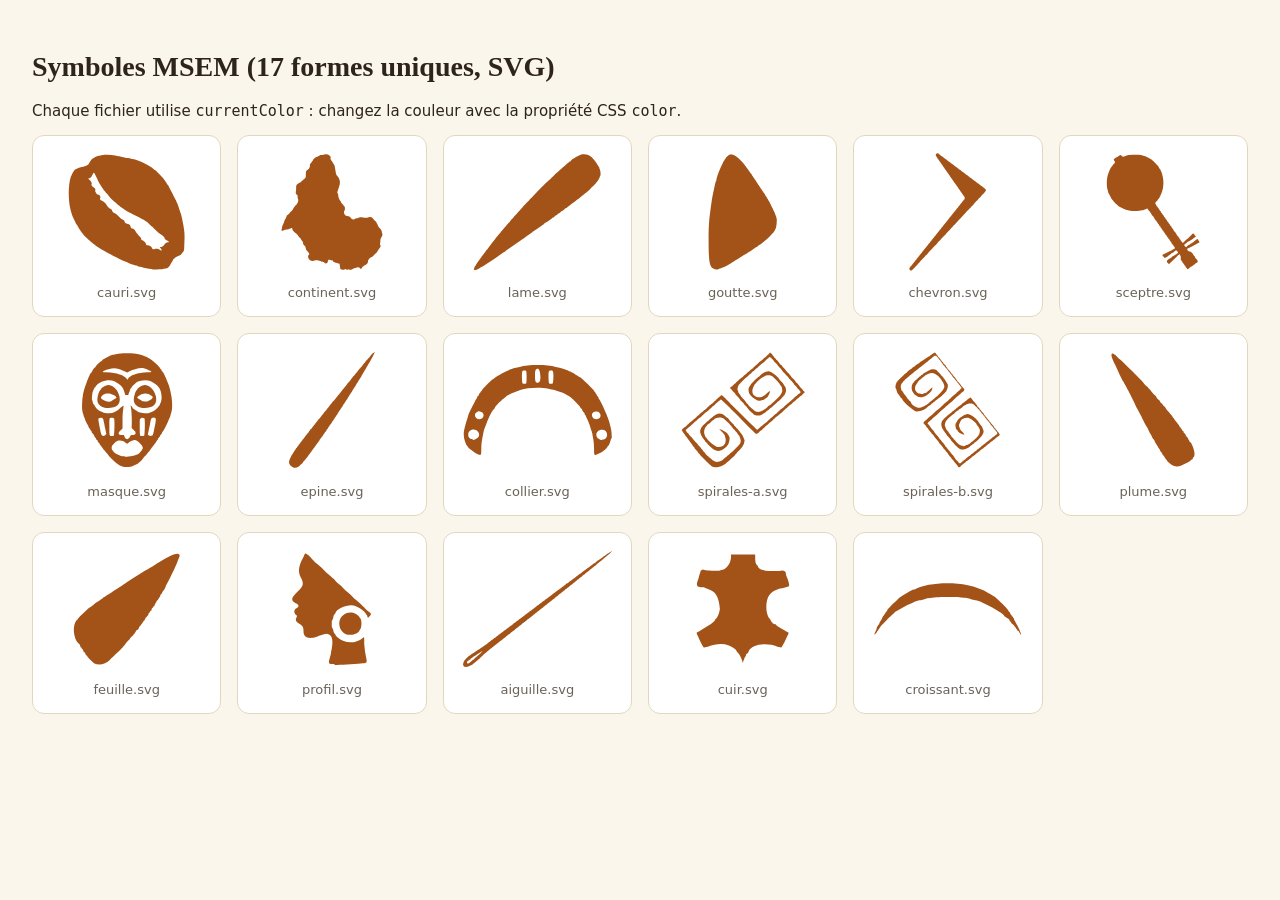
<file: msem-assets/symboles-apercu.html>
<!DOCTYPE html><html lang="fr"><meta charset="utf-8"><title>Symboles MSEM</title><style>body{margin:0;padding:2rem;background:#FBF6EC;font:15px system-ui;color:#2D241B}h1{font:600 28px Georgia,serif}.g{display:grid;grid-template-columns:repeat(auto-fill,minmax(170px,1fr));gap:1rem}figure{margin:0;background:#fff;border:1px solid #E3D6BF;border-radius:12px;padding:1rem;text-align:center}figure svg{height:120px;width:auto;max-width:100%}figcaption{margin-top:.6rem;font-size:13px;color:#6B6258}</style><h1>Symboles MSEM (17 formes uniques, SVG)</h1><p>Chaque fichier utilise <code>currentColor</code> : changez la couleur avec la propriété CSS <code>color</code>.</p><div class="g"><figure><div style="color:#A35317"><svg xmlns="http://www.w3.org/2000/svg" viewBox="0 0 282 279" width="282" height="279" role="img" aria-label="cauri"><path fill="currentColor" fill-rule="evenodd" d="M201 273C201 272 199 272 198 272C192 271 186 270 181 269C180 269 178 268 177 268C176 268 174 267 173 267C172 267 170 266 168 266C167 265 164 264 162 264C155 262 146 259 141 256C131 252 127 251 119 246C100 237 70 220 68 217C68 216 67 216 66 215C65 214 64 214 64 214C64 213 63 213 62 212C61 211 60 210 59 210C58 209 57 208 56 207C54 205 40 192 40 191C40 191 39 190 38 189C37 188 36 187 36 186C35 185 35 184 34 184C34 184 34 183 33 182C33 181 32 180 32 180C32 180 31 180 31 179C31 178 30 178 30 178C30 178 29 176 29 175C28 174 27 172 27 172C27 172 26 171 26 170C25 169 24 168 24 168C24 168 20 160 17 153C15 150 12 139 11 136C11 135 10 133 10 132C5 110 5 77 11 58C13 55 16 47 17 46C18 46 18 45 18 45C18 41 30 35 40 34C48 33 52 31 55 24C57 21 57 20 59 18C62 15 64 14 72 10C81 6 101 5 114 8C116 8 118 9 119 9C121 9 123 10 124 10C125 10 127 11 128 11C130 11 132 12 133 12C136 13 140 14 144 14C145 14 148 15 149 15C151 15 153 16 154 16C160 17 164 18 173 22C179 24 199 35 201 37C201 38 202 38 203 39C204 40 205 40 205 41C205 41 206 41 207 42C210 44 224 59 225 60C226 61 226 62 227 62C227 62 227 63 228 64C229 65 229 66 230 66C230 66 230 67 231 68C231 69 232 70 232 70C232 70 233 70 233 71C233 72 234 73 234 73C234 73 235 73 235 74C235 75 236 76 236 76C236 76 237 77 238 78C238 79 239 80 239 80C239 80 240 82 241 84C242 86 243 88 243 88C243 88 253 108 256 113C256 115 258 118 259 120C261 126 268 145 269 151C269 152 270 154 270 155C271 160 273 169 274 177C276 188 276 198 275 218C275 230 274 231 270 235C269 236 268 238 268 238C268 239 265 241 261 242C257 243 249 249 249 251C249 251 249 252 248 252C248 253 246 256 244 259C240 267 237 270 231 271C230 271 227 272 226 272C222 273 202 273 201 273ZM222 229C223 228 222 226 220 224C218 222 218 221 220 221C222 221 227 218 228 216C230 213 234 210 237 210C241 210 240 209 235 206C231 204 229 202 229 199C229 198 225 194 220 191C217 189 213 186 210 183C207 180 204 177 203 176C202 175 200 173 198 172C196 170 194 168 193 167C192 166 191 165 190 164C187 161 178 156 160 147C151 142 142 138 141 137C139 136 136 134 135 133C133 132 132 131 131 131C131 130 130 130 129 129C128 128 127 128 127 128C127 127 126 127 125 126C124 125 123 124 122 124C122 124 121 123 120 122C119 121 117 120 116 118C115 117 113 116 112 115C110 113 101 105 101 104C101 104 99 102 97 99C95 97 93 95 93 95C93 95 92 94 91 92C90 91 89 90 89 90C89 90 89 89 88 89C88 89 87 87 87 87C86 86 86 85 86 85C85 85 85 84 84 83C84 82 83 82 83 82C83 81 82 80 82 79C81 78 80 77 80 76C80 76 79 75 78 73C77 71 76 70 76 69C76 69 74 67 74 65C70 57 68 53 67 51C66 48 64 47 63 50C59 59 57 61 53 61C51 61 52 63 56 66C58 67 60 72 60 73C58 76 60 79 64 82C68 85 69 87 68 89C67 92 72 99 74 99C77 99 81 103 80 106C78 109 79 112 85 114C89 117 91 118 92 120C93 121 93 122 94 122C94 122 94 123 95 124C95 124 96 126 96 126C97 126 97 127 97 127C97 128 103 133 105 133C106 133 107 135 107 136C107 138 111 142 112 142C114 142 118 145 124 151C128 155 131 157 133 158C136 159 136 160 136 161C136 164 138 165 140 166C147 167 149 169 150 173C151 177 152 178 155 178C158 179 160 181 162 185C163 187 165 189 168 193C173 198 175 200 175 202C175 203 176 205 177 205C180 205 186 211 186 214C186 216 187 217 190 217C194 217 198 219 200 223C201 226 203 227 205 226C209 224 215 225 219 228C220 229 221 229 222 229Z"/></svg>
</div><figcaption>cauri.svg</figcaption></figure><figure><div style="color:#A35317"><svg xmlns="http://www.w3.org/2000/svg" viewBox="0 0 284 322" width="284" height="322" role="img" aria-label="continent"><path fill="currentColor" fill-rule="evenodd" d="M168 315C165 314 164 313 164 311C164 310 164 308 164 308C163 307 163 305 163 303C163 300 162 299 159 299C159 299 157 299 156 298C154 297 152 297 152 297C150 297 146 294 145 294C145 293 145 292 145 292C145 291 144 291 142 291C141 291 139 291 138 290C134 288 131 289 131 294C131 299 124 301 122 297C120 295 120 295 118 295C116 295 114 295 114 294C109 291 101 289 96 291C89 294 81 291 79 285C77 280 78 277 81 275C82 274 80 269 76 266C73 263 72 261 72 259C72 257 70 253 70 253C69 253 69 252 68 251C68 250 67 250 67 250C66 249 64 244 64 242C64 241 64 240 62 239C61 238 60 236 59 234C58 232 57 231 56 230C54 229 53 228 53 227C53 226 52 226 52 226C52 226 51 225 51 224C51 223 47 220 45 218C41 215 36 210 36 208C36 204 34 203 31 205C28 206 22 208 20 208C18 208 15 209 13 210C9 213 5 210 7 207C8 206 8 205 8 204C8 201 9 198 12 192C13 190 14 188 14 187C14 186 16 181 17 180C18 180 18 178 20 174C20 172 21 170 22 170C24 169 29 164 29 163C29 163 31 161 33 159C35 157 37 154 38 153C38 152 39 151 39 150C39 150 40 150 40 149C41 148 41 147 42 147C42 147 42 146 43 145C43 144 45 143 46 142C51 137 53 130 51 126C50 125 50 123 50 120C50 116 50 116 47 114C45 111 45 111 45 109C45 107 46 102 46 98C46 88 47 87 54 83C56 82 57 81 58 81C58 80 59 80 60 79C61 78 63 77 64 76C64 75 66 74 67 73C72 70 72 69 72 60C72 52 73 49 76 48C80 46 83 41 83 36C83 33 83 32 84 32C85 31 85 30 85 30C85 30 86 29 87 28C88 26 89 25 89 25C89 24 90 24 90 24C90 24 91 23 91 22C91 21 98 14 99 14C100 14 105 12 108 10C110 8 111 8 115 8C118 8 120 8 122 7C129 4 135 7 138 12C139 14 139 15 138 18C138 19 138 20 139 20C139 20 140 22 140 22C141 23 141 24 142 24C142 24 143 25 143 27C144 28 145 29 145 30C146 30 146 31 146 31C146 31 146 32 147 32C148 34 150 37 150 41C150 43 151 46 151 47C151 48 152 51 152 52C152 57 155 63 156 64C156 64 157 64 157 65C158 66 158 67 159 67C159 67 163 74 163 77C164 83 164 86 158 103C156 107 156 108 158 113C159 113 159 115 159 117C159 120 162 129 164 130C164 131 165 132 166 133C166 135 167 136 167 136C168 136 168 137 169 138C169 139 170 140 171 140C172 141 173 142 173 143C174 144 174 145 174 145C177 145 178 153 176 156C172 163 176 172 183 172C187 172 191 174 192 176C194 180 198 182 201 181C204 179 207 178 209 178C210 178 213 177 215 176C220 175 220 175 226 176C230 177 236 177 241 175C246 173 251 175 253 180C255 182 256 184 259 186C260 186 261 188 262 190C262 191 264 194 265 196C266 199 267 201 269 203C271 204 272 206 272 206C272 206 272 207 273 207C274 208 276 213 276 214C276 215 276 217 277 219C278 222 278 222 276 227C273 233 272 233 272 240C272 242 271 246 271 246C271 248 271 248 272 250C273 251 273 251 273 252C271 256 270 258 270 258C270 258 269 258 269 259C269 260 268 260 268 260C268 260 267 261 267 262C266 263 266 264 266 264C265 264 264 265 264 267C262 270 262 270 260 272C257 274 254 278 252 280C251 281 250 282 249 282C247 282 241 287 241 288C241 288 241 289 240 290C239 290 239 291 239 293C239 298 236 302 228 305C226 307 223 309 223 310C223 311 222 312 221 313C220 314 217 313 217 311C217 311 216 310 215 310C214 310 213 310 213 309C212 309 211 309 209 310C208 311 206 311 205 311C204 311 202 312 201 312C197 315 193 316 192 316C190 315 186 315 184 315C183 316 183 316 180 315C178 314 177 314 176 315C174 316 171 316 168 315Z"/></svg>
</div><figcaption>continent.svg</figcaption></figure><figure><div style="color:#A35317"><svg xmlns="http://www.w3.org/2000/svg" viewBox="0 0 400 368" width="400" height="368" role="img" aria-label="lame"><path fill="currentColor" fill-rule="evenodd" d="M6 362C5 360 8 352 10 349C11 349 11 348 12 347C12 345 13 344 13 344C13 344 14 344 14 343C14 342 15 342 15 342C15 342 16 341 16 340C16 339 17 338 17 338C17 338 18 338 18 337C19 336 19 335 19 335C20 335 20 334 21 333C21 332 22 332 22 332C22 331 23 331 23 330C24 329 24 328 25 328C25 328 25 327 26 326C27 325 27 324 27 324C28 324 28 323 29 322C29 321 30 321 30 320C30 320 31 320 31 319C32 318 32 317 33 317C33 317 33 316 34 315C35 314 35 313 36 313C36 313 36 312 37 311C38 310 38 309 39 309C39 309 39 308 40 307C41 306 41 305 42 305C42 305 42 304 43 303C43 302 44 301 45 300C46 300 47 299 47 298C48 297 48 296 49 296C49 296 49 295 50 294C51 293 51 292 52 292C52 292 52 291 53 290C54 289 54 288 55 288C55 288 55 287 56 286C57 285 57 284 58 284C58 284 58 283 59 282C59 281 60 280 61 280C62 279 62 278 63 277C64 276 64 275 65 274C66 274 67 273 67 272C68 271 68 270 68 270C69 270 69 269 70 268C70 267 71 266 72 265C73 264 74 263 74 263C74 263 75 261 76 260C78 259 79 257 79 257C79 257 80 256 81 254C82 253 83 252 83 252C83 252 84 250 86 249C87 248 88 246 88 246C88 246 89 244 90 243C92 242 93 240 93 240C93 240 94 238 96 236C98 235 99 233 99 233C99 233 100 231 102 230C103 229 104 227 104 227C104 227 106 225 107 223C109 221 111 219 111 219C111 219 112 217 114 216C116 214 117 212 117 212C117 212 119 210 120 208C122 206 124 204 124 204C124 204 126 202 128 199C130 197 132 195 132 195C132 195 134 192 137 190C139 188 141 185 141 185C141 185 143 182 146 180C148 178 150 175 150 175C150 175 153 172 156 168C159 165 162 162 162 162C162 162 165 158 169 154C173 151 176 147 176 147C176 147 181 142 187 136C193 129 198 124 198 124C198 123 228 94 230 92C231 91 235 87 239 84C243 80 247 76 248 75C249 74 252 72 254 69C257 66 260 64 261 63C262 62 264 60 266 58C269 56 271 54 272 53C273 52 275 51 276 50C277 48 279 47 280 46C281 45 283 44 284 43C285 41 287 40 288 39C289 38 290 37 291 36C292 36 293 35 294 34C295 33 296 32 296 32C297 32 298 31 299 30C300 29 301 28 302 28C302 28 303 27 304 26C305 25 306 25 306 24C308 22 329 10 335 8C344 5 357 7 363 13C364 13 365 14 366 15C368 16 370 18 370 19C370 19 371 21 373 22C374 24 376 25 376 26C377 27 377 28 378 28C378 28 378 29 379 30C379 31 380 31 380 32C380 32 381 32 381 33C382 34 382 35 383 35C383 35 384 36 384 38C385 39 386 40 386 40C386 41 387 42 387 43C388 44 389 45 389 46C390 46 390 47 390 47C390 48 391 49 391 51C394 55 395 67 394 71C393 72 393 74 392 75C392 77 390 82 389 82C389 83 388 84 388 85C387 86 386 87 386 88C386 88 385 88 385 89C384 90 384 91 384 91C383 91 383 92 382 93C382 94 380 95 379 97C377 98 376 100 376 100C376 101 366 110 364 112C363 113 361 115 359 117C357 118 355 120 354 121C353 122 352 123 351 124C350 124 349 125 348 126C347 127 346 128 345 129C344 129 343 130 342 131C341 132 340 133 340 133C339 133 338 134 337 135C336 136 335 137 334 137C334 137 333 138 332 139C331 140 330 141 330 141C329 141 328 142 327 143C326 144 325 144 325 144C325 145 324 145 323 146C322 147 321 148 320 148C320 148 319 149 318 150C317 151 316 151 316 151C316 152 315 152 314 153C313 154 312 154 312 155C312 155 311 155 310 156C309 157 308 157 308 157C308 158 307 158 306 159C305 160 304 160 304 160C304 161 303 161 302 162C301 163 300 163 300 164C300 164 299 164 298 165C297 166 296 166 296 166C296 167 295 167 294 168C293 169 292 169 292 170C292 170 290 171 288 172C287 173 285 174 285 174C285 175 284 175 283 176C282 177 281 177 281 178C281 178 279 179 278 180C276 181 274 182 274 182C274 183 273 183 272 184C271 185 270 185 270 186C270 186 268 187 266 188C265 189 263 190 263 190C263 191 261 192 260 193C258 194 256 195 256 195C256 196 255 196 254 197C253 198 252 198 252 199C252 199 250 200 248 201C247 202 245 203 245 204C245 204 243 205 242 206C240 207 238 208 238 209C238 209 236 210 233 212C230 214 228 215 228 215C228 216 226 217 224 218C223 219 221 220 221 220C221 221 219 222 218 223C216 224 214 225 214 226C214 226 212 227 209 229C206 231 204 232 204 232C204 233 202 234 200 235C199 236 197 237 197 238C197 238 195 239 192 241C189 243 187 244 187 244C187 245 185 246 184 247C182 248 180 249 180 250C180 250 178 251 175 253C172 255 170 256 170 256C170 257 168 258 166 259C165 260 163 261 163 262C163 262 161 263 158 265C155 267 153 268 153 268C153 269 151 270 148 272C145 274 143 275 143 276C143 276 141 277 138 279C135 281 133 282 133 282C133 283 131 284 128 286C125 288 123 289 123 290C123 290 121 291 118 293C115 295 113 296 113 296C113 297 111 298 108 300C105 302 103 303 103 304C103 304 100 306 96 308C93 310 90 312 90 313C90 313 86 315 82 318C78 321 74 323 74 324C73 324 39 347 31 352C28 353 24 356 22 357C20 358 17 359 16 360C15 360 13 361 12 361C11 362 7 362 6 362Z"/></svg>
</div><figcaption>lame.svg</figcaption></figure><figure><div style="color:#A35317"><svg xmlns="http://www.w3.org/2000/svg" viewBox="0 0 169 277" width="169" height="277" role="img" aria-label="goutte"><path fill="currentColor" fill-rule="evenodd" d="M17 269C8 265 6 252 6 202C6 174 7 157 10 136C10 134 11 130 11 128C11 126 12 123 12 121C12 119 13 116 13 114C14 108 15 102 17 92C17 91 18 89 18 88C18 86 19 84 19 83C19 82 20 80 20 78C21 75 21 73 22 70C23 68 23 66 24 65C24 61 29 47 30 45C33 38 34 35 38 27C40 23 42 19 42 20C42 20 43 19 43 18C43 17 44 17 44 17C44 17 45 16 45 15C45 14 51 8 53 7C57 5 64 6 69 10C72 11 86 25 86 26C86 26 87 27 88 28C89 29 90 30 90 31C91 32 91 33 92 33C92 33 92 34 93 35C94 36 94 37 94 37C95 37 95 38 96 39C96 40 97 40 97 40C97 41 98 41 98 42C99 43 99 44 100 44C100 44 100 45 101 46C101 47 102 47 102 48C102 48 103 48 103 49C104 50 104 51 105 51C105 51 105 52 106 53C106 54 107 55 107 55C107 55 108 55 108 56C108 57 109 57 109 58C109 58 110 58 110 59C110 60 111 61 111 61C111 61 112 61 112 62C112 63 113 64 113 64C113 64 114 64 114 65C114 66 115 66 115 66C115 66 116 67 116 68C116 69 117 70 117 70C117 70 118 70 118 71C118 72 119 73 119 73C119 72 120 73 120 74C120 75 121 76 121 76C121 76 122 76 122 77C122 78 123 78 123 79C123 79 124 79 124 80C124 81 125 82 125 82C125 82 126 82 126 83C126 84 127 84 127 85C127 85 128 85 128 86C128 87 129 88 129 88C129 88 130 88 130 89C130 90 131 91 131 91C131 90 132 91 132 92C132 93 133 94 133 94C133 94 134 94 134 95C134 96 135 96 135 96C135 96 136 98 137 99C137 100 138 102 138 102C138 102 139 102 139 103C139 104 140 104 140 104C140 105 141 105 141 107C142 108 142 109 143 109C143 110 144 111 145 113C146 115 147 116 147 116C147 117 157 136 158 139C159 142 161 147 162 149C162 150 162 152 163 153C164 156 163 169 162 173C161 177 158 183 157 184C157 184 156 184 156 185C155 186 155 187 154 187C154 187 154 188 153 189C152 190 144 199 141 201C140 202 139 203 138 203C138 203 137 204 136 205C135 206 134 207 134 207C133 207 132 208 131 209C130 210 129 210 129 211C129 211 127 212 124 214C121 216 119 217 119 218C118 218 108 225 99 231C85 240 82 241 78 244C76 245 72 248 70 249C68 250 64 253 60 255C57 257 54 259 52 260C49 262 40 266 37 267C35 268 29 270 27 271C24 272 20 271 17 269Z"/></svg>
</div><figcaption>goutte.svg</figcaption></figure><figure><div style="color:#A35317"><svg xmlns="http://www.w3.org/2000/svg" viewBox="0 0 346 524" width="346" height="524" role="img" aria-label="chevron"><path fill="currentColor" fill-rule="evenodd" d="M11 517C8 516 6 514 6 511C6 508 7 504 8 504C9 504 9 503 10 502C10 501 11 500 12 499C13 498 14 497 14 497C14 497 15 496 16 494C17 493 18 492 18 492C18 492 19 491 20 490C21 488 22 487 22 487C22 487 23 486 24 484C25 483 26 482 26 482C26 482 27 481 28 480C29 478 30 477 30 477C30 477 31 476 32 474C33 473 34 472 34 472C34 472 35 471 36 470C37 468 38 467 38 467C38 467 39 466 40 464C41 463 42 462 42 462C42 462 43 461 44 460C45 458 46 457 46 457C46 457 47 456 48 454C49 453 50 452 50 452C50 452 51 451 52 450C53 448 54 447 54 447C54 447 55 446 56 444C57 443 58 442 58 442C58 442 59 441 60 440C61 439 62 438 62 437C63 436 63 435 63 435C64 435 64 434 65 433C65 432 66 431 67 430C68 429 69 428 69 428C69 428 70 427 71 426C72 424 73 423 73 423C73 423 74 422 75 420C76 419 77 418 77 418C77 418 78 417 79 416C80 414 81 413 81 413C81 413 82 412 83 410C84 409 85 408 85 408C85 408 86 407 87 406C88 404 89 403 89 403C89 403 90 402 91 400C92 399 93 398 93 398C93 398 94 397 95 396C96 394 97 393 97 393C97 393 98 392 99 390C100 389 101 388 101 388C101 388 102 387 103 386C104 384 105 383 105 383C105 383 106 382 107 380C108 379 109 378 109 378C109 378 110 377 111 376C112 374 113 373 113 373C113 373 114 372 115 370C116 369 117 368 117 368C117 368 118 367 119 366C120 364 121 363 121 363C121 363 122 362 123 360C124 359 125 358 125 358C125 358 126 357 127 356C128 354 129 353 129 353C129 353 130 352 131 350C132 349 133 348 133 348C133 348 134 347 135 346C136 344 137 343 137 343C137 343 138 342 139 340C140 339 141 338 141 338C141 338 142 337 143 336C144 334 145 333 145 333C145 333 146 332 147 330C148 329 149 328 149 328C149 328 150 327 151 326C152 324 153 323 153 323C153 323 154 322 155 320C156 319 157 318 157 318C157 318 158 317 159 316C160 314 161 313 161 313C161 313 162 312 163 310C164 309 165 308 165 308C165 308 166 307 167 306C168 304 169 303 169 303C169 303 170 302 171 300C172 299 173 298 173 298C173 298 174 297 175 296C176 295 177 294 177 293C178 292 178 291 178 291C179 291 179 290 180 289C180 288 181 287 182 286C183 285 184 284 184 284C184 284 185 283 186 282C187 280 188 279 188 279C188 279 189 278 190 276C191 275 192 274 192 274C192 274 193 273 194 272C195 270 196 269 196 269C196 269 197 268 198 266C199 265 200 264 200 264C200 264 201 263 202 262C203 260 204 259 204 259C204 259 205 258 206 256C207 255 208 254 208 254C208 254 209 253 210 252C211 250 212 249 212 249C212 249 213 248 214 246C215 245 216 244 216 244C216 244 217 243 218 242C219 240 220 239 220 239C220 239 221 238 222 236C223 235 224 234 224 234C224 234 225 233 226 232C227 230 228 229 228 229C228 229 229 228 230 226C231 225 232 224 232 224C232 224 233 223 234 222C235 220 236 219 236 219C236 219 237 218 238 216C239 215 240 214 240 214C240 214 241 213 242 212C243 211 244 210 244 209C245 208 245 207 246 207C246 207 248 203 248 201C248 199 247 195 246 195C246 195 245 195 245 194C245 193 244 192 244 192C244 192 243 192 243 191C243 190 242 190 242 190C242 190 241 189 241 188C241 187 240 186 239 186C239 186 238 185 238 184C238 183 237 182 237 182C237 182 236 182 236 181C236 180 235 179 235 179C235 180 234 179 234 178C234 177 233 176 232 176C232 176 231 175 231 174C231 173 230 172 230 172C230 172 229 172 229 171C229 170 228 170 228 170C228 170 227 169 227 168C227 167 226 166 226 166C225 166 224 165 224 164C224 163 223 163 223 163C223 163 222 162 222 161C222 160 221 160 221 160C221 160 220 159 220 158C220 157 219 156 219 156C219 156 218 156 218 155C218 154 217 153 217 153C216 153 215 152 215 151C215 150 214 150 214 150C214 150 213 149 213 148C213 147 212 146 212 146C212 146 211 146 211 145C211 144 210 143 210 143C209 143 208 142 208 141C208 140 207 140 207 139C207 139 206 139 206 138C206 137 205 136 205 136C205 137 204 136 204 135C204 134 203 133 202 133C202 133 201 132 201 131C201 130 200 130 200 130C200 130 199 129 199 128C199 127 198 127 198 127C198 127 197 126 197 125C197 124 196 124 196 124C196 124 195 123 195 122C195 121 194 120 193 120C193 120 192 119 192 118C192 117 191 117 191 117C191 117 190 116 190 115C190 114 189 114 189 114C189 113 188 113 188 112C188 111 187 110 186 110C186 110 185 109 185 108C185 107 184 107 184 107C184 107 183 106 183 105C183 104 182 104 182 104C182 103 181 103 181 102C181 101 180 100 180 100C179 100 178 99 178 98C178 97 177 96 177 96C177 96 176 96 176 95C176 94 175 94 175 94C175 94 174 93 174 92C174 91 173 91 173 91C173 91 172 90 172 89C172 88 171 87 170 87C170 87 169 86 169 85C169 84 168 83 168 83C168 83 167 83 167 82C167 81 166 80 166 80C166 80 165 80 165 79C165 78 164 77 163 77C163 77 162 76 162 75C162 74 161 74 161 74C161 74 160 73 160 72C160 71 159 71 159 71C159 71 158 70 158 69C158 68 157 67 156 67C156 67 155 66 155 65C155 64 154 63 154 63C154 63 153 63 153 62C153 61 152 60 152 60C152 60 151 60 151 59C151 58 150 57 150 57C150 57 149 57 149 56C149 55 148 54 148 54C147 54 146 53 146 52C146 51 145 51 145 51C145 51 144 50 144 49C144 48 143 48 143 48C143 48 142 47 142 46C142 45 141 44 141 44C140 44 139 43 139 42C139 41 138 40 138 40C138 40 137 40 137 39C137 38 136 38 136 38C136 37 135 37 135 36C135 35 134 34 133 34C133 34 132 33 132 32C132 31 131 31 131 31C131 31 130 30 130 29C130 28 129 28 129 28C129 28 128 27 128 26C128 25 127 25 127 25C127 25 126 24 126 23C125 22 125 21 125 21C124 21 121 15 121 13C121 7 130 3 134 8C134 9 135 9 136 10C137 11 138 11 138 11C138 12 139 12 140 13C141 14 142 14 142 14C142 15 143 15 144 16C145 17 146 17 146 18C146 18 148 19 150 20C151 21 153 22 153 22C153 23 154 23 155 24C156 25 157 25 157 25C157 26 158 26 159 27C160 28 161 28 161 28C161 29 162 29 163 30C164 31 165 31 165 32C165 32 166 32 167 33C168 34 169 34 169 34C169 35 170 35 171 36C172 37 173 37 173 38C173 38 174 38 175 39C176 40 177 40 177 41C177 41 178 41 179 42C180 43 181 43 181 44C181 44 182 44 183 45C184 46 185 46 185 47C185 47 186 47 187 48C188 49 189 49 189 49C189 50 190 50 191 51C192 52 193 52 193 52C193 53 194 53 195 54C196 55 197 55 197 55C197 56 198 56 199 57C200 58 201 58 201 58C201 59 202 59 203 60C204 61 205 61 205 62C205 62 206 62 207 63C208 64 209 64 209 65C209 65 210 65 211 66C212 67 213 67 213 68C213 68 214 68 215 69C216 70 217 70 217 71C217 71 218 71 219 72C220 73 221 73 221 74C221 74 222 74 223 75C224 76 225 76 225 77C225 77 226 77 227 78C228 79 229 79 229 79C229 80 230 80 231 81C232 82 233 82 233 82C233 83 234 83 235 84C236 85 237 85 237 85C237 86 238 86 239 87C240 88 241 88 241 88C241 89 242 89 243 90C244 91 245 91 245 92C245 92 246 92 247 93C248 94 249 94 249 95C249 95 250 95 251 96C252 97 253 97 253 98C253 98 254 98 255 99C256 100 257 100 257 100C257 101 258 101 259 102C260 103 261 103 261 103C261 104 262 104 263 105C264 106 265 106 265 107C265 107 266 107 267 108C268 109 269 109 269 110C269 110 270 110 271 111C272 112 273 112 273 113C273 113 274 113 275 114C276 115 277 115 277 115C277 116 278 116 279 117C280 118 281 118 281 119C281 119 282 119 283 120C284 121 285 121 285 122C285 122 286 122 287 123C288 124 289 124 289 124C289 125 290 125 291 126C292 127 293 127 293 128C293 128 294 128 295 129C296 130 297 130 297 130C297 131 298 131 299 132C300 133 301 133 301 134C301 134 302 134 303 135C304 136 305 136 305 136C305 137 306 137 307 138C308 139 309 139 309 140C309 140 310 140 311 141C312 142 313 142 313 143C313 143 314 143 315 144C316 145 317 145 317 146C317 146 318 146 319 147C320 148 321 148 321 148C321 149 322 149 323 150C324 151 325 151 325 152C325 152 326 152 327 153C328 154 329 154 329 155C329 155 330 155 331 156C332 157 333 157 333 158C333 158 334 158 335 159C341 163 342 168 337 173C335 175 334 177 334 177C334 177 331 181 327 185C323 188 320 192 320 192C320 192 317 196 313 200C309 203 306 207 306 207C306 207 303 211 299 214C295 218 292 222 292 222C292 222 289 225 286 229C282 233 279 236 279 236C279 236 276 240 272 244C268 247 265 251 265 251C265 251 262 255 258 258C254 262 251 266 251 266C251 266 248 269 244 273C241 277 238 280 238 280C238 280 235 284 231 288C227 291 224 295 224 295C224 295 221 299 217 302C213 306 210 310 210 310C210 310 207 314 203 318C199 321 196 325 196 325C196 325 193 328 189 332C186 336 183 339 183 339C183 339 180 343 176 346C172 350 169 354 169 354C169 354 166 358 162 362C158 365 155 369 155 369C155 369 152 372 148 376C145 380 142 383 142 383C142 383 139 387 135 390C131 394 128 398 128 398C128 398 125 402 121 406C117 409 114 413 114 413C114 413 111 417 107 420C103 424 100 428 100 428C100 428 97 431 93 435C90 439 87 442 87 442C87 442 84 446 80 450C76 453 73 457 73 457C73 457 70 461 66 464C62 468 59 472 59 472C59 472 56 475 52 479C49 483 46 486 46 486C46 486 43 490 39 494C35 497 32 501 32 501C32 502 18 516 16 517C14 518 13 518 11 517Z"/></svg>
</div><figcaption>chevron.svg</figcaption></figure><figure><div style="color:#A35317"><svg xmlns="http://www.w3.org/2000/svg" viewBox="0 0 223 272" width="223" height="272" role="img" aria-label="sceptre"><path fill="currentColor" fill-rule="evenodd" d="M188 264C187 263 186 262 186 262C186 261 185 261 185 260C185 259 184 259 184 258C184 258 183 258 183 257C182 256 182 255 181 255C181 255 181 254 180 253C180 252 179 252 179 252C179 252 178 251 178 250C178 249 177 248 177 248C177 248 176 248 176 248C176 247 176 246 175 245C174 245 174 244 174 240C174 237 174 235 173 235C173 235 172 234 172 233C171 231 171 232 166 236C164 239 161 241 160 242C159 243 156 246 153 249C147 255 147 255 146 253C145 252 144 251 144 251C141 247 142 246 148 242C150 241 152 239 153 239C153 238 156 236 160 234C169 228 168 228 167 226C165 222 161 223 158 227C158 227 156 228 154 229C153 230 151 231 151 232C151 232 149 233 148 234C146 235 144 236 144 237C142 239 137 241 136 239C136 238 135 237 134 237C134 237 132 234 133 233C133 233 137 231 143 228C153 223 160 219 161 218C161 218 160 215 159 214C159 214 158 214 158 213C157 212 157 211 156 211C156 211 156 210 155 209C155 208 154 208 154 208C154 208 153 207 153 206C153 205 152 204 152 204C152 204 151 204 151 203C151 202 150 202 150 202C150 202 149 201 149 200C149 199 148 198 147 198C147 198 146 197 146 196C146 195 145 194 145 194C145 194 144 194 144 193C144 192 143 192 143 192C143 192 142 191 142 190C142 189 141 188 140 188C140 188 139 187 139 186C139 185 138 184 138 184C138 184 137 184 137 183C137 182 136 182 136 182C136 182 135 181 135 180C135 179 134 178 133 178C133 178 132 177 132 176C132 175 131 174 131 174C131 174 130 174 130 173C130 172 129 172 129 172C129 172 128 171 128 170C128 169 127 168 126 168C126 168 125 167 125 166C125 165 124 164 124 164C124 164 123 164 123 163C123 162 122 162 122 162C122 162 121 161 121 160C121 159 120 158 120 158C120 158 119 158 119 157C119 156 118 155 117 155C117 155 116 154 116 153C116 152 115 152 115 152C115 152 114 151 114 150C114 149 113 148 113 148C113 148 112 148 112 147C112 146 111 145 110 145C110 145 109 144 109 143C109 142 108 142 108 142C108 142 107 141 107 140C107 139 106 138 106 138C106 138 105 138 105 137C104 136 104 135 104 135C103 135 103 134 102 133C101 132 101 132 99 129C98 128 98 128 96 129C90 131 89 132 87 132C76 135 59 134 50 131C49 130 47 130 46 129C42 128 32 122 31 121C31 120 30 120 29 119C26 117 22 112 21 111C20 110 20 109 19 109C19 109 19 108 18 107C18 106 17 106 17 106C17 106 16 105 16 104C16 103 15 102 15 102C15 102 13 98 10 93C10 92 9 90 9 89C9 88 8 86 8 85C6 79 6 66 7 60C7 59 8 56 8 55C9 50 14 37 16 35C17 35 17 34 17 33C17 33 18 33 18 33C18 33 19 32 19 31C19 31 20 29 22 27C24 26 25 24 25 24C25 23 24 20 23 19C21 18 22 16 25 14C27 13 28 12 29 12C35 7 38 5 39 8C40 8 40 9 41 9C41 9 41 10 42 10C42 11 42 11 43 11C43 11 46 10 49 9C52 8 55 7 57 7C60 6 81 6 84 7C88 8 95 10 98 12C101 13 108 17 108 17C108 18 109 18 110 19C113 21 120 29 121 30C122 31 122 32 123 32C123 32 123 33 124 34C124 35 125 36 125 36C125 36 126 38 128 40C131 48 132 49 132 51C132 52 133 54 133 55C136 67 135 83 130 94C129 95 129 97 128 98C128 100 127 101 127 101C127 100 126 102 126 103C125 104 124 106 124 106C124 106 123 106 123 107C123 107 122 108 121 110C120 111 119 112 119 112C119 112 118 113 117 114C116 116 116 117 117 118C118 119 118 120 118 120C118 120 118 121 119 121C119 121 120 123 120 123C121 124 121 125 122 125C122 125 122 126 123 127C123 128 124 128 124 128C124 128 125 129 125 130C125 131 126 132 126 132C126 132 127 132 127 133C127 134 128 134 128 134C128 134 129 135 129 136C129 137 130 138 130 138C131 138 132 139 132 140C132 141 133 142 133 142C133 142 134 142 134 143C134 144 135 144 135 144C135 144 136 145 136 146C136 147 137 148 137 148C138 148 139 149 139 150C139 151 140 152 140 152C140 152 141 152 141 153C141 154 142 154 142 154C142 154 143 155 143 156C143 157 144 158 144 158C145 158 146 159 146 160C146 161 147 162 147 162C147 162 148 162 148 163C148 164 149 164 149 164C149 164 150 165 150 166C150 167 151 168 152 168C152 168 153 169 153 170C153 171 154 172 154 172C154 172 155 172 155 173C155 174 156 174 156 174C156 174 157 175 157 176C157 177 158 178 158 178C158 178 159 178 159 179C159 180 160 181 160 181C161 181 162 182 162 183C162 184 163 184 163 184C163 184 164 185 164 186C164 187 165 188 165 188C165 188 166 188 166 189C166 190 167 191 167 191C168 191 169 192 169 193C169 194 170 194 170 194C170 194 171 195 171 196C171 197 172 198 172 198C172 198 173 198 173 199C174 200 174 201 174 201C175 201 175 202 176 203C177 204 178 206 179 206C179 206 182 203 185 200C189 197 192 194 193 193C194 192 196 190 198 188C202 184 203 184 204 186C205 187 205 188 205 188C206 188 208 191 208 192C208 192 205 194 201 197C198 199 194 201 194 202C193 202 190 204 187 206C181 210 181 210 183 213C185 216 187 216 189 213C189 213 191 212 192 211C194 210 196 209 196 208C196 208 198 207 200 206C201 205 203 204 203 204C203 203 205 202 206 201C208 200 210 199 210 198C211 197 213 197 213 199C214 200 215 201 215 202C216 203 217 205 216 205C216 205 208 209 196 216C187 220 188 220 189 221C189 224 193 226 196 226C197 226 198 227 198 227C199 228 200 229 201 230C201 231 202 232 202 232C202 233 203 234 203 234C203 234 204 234 204 235C204 236 205 236 205 236C205 236 206 237 206 238C206 239 207 240 207 240C207 240 208 240 208 241C208 242 209 243 210 243C213 247 214 249 210 251C209 252 208 253 207 253C207 254 205 255 202 257C199 259 197 260 197 260C196 261 190 266 189 266C189 266 188 265 188 264Z"/></svg>
</div><figcaption>sceptre.svg</figcaption></figure><figure><div style="color:#A35317"><svg xmlns="http://www.w3.org/2000/svg" viewBox="0 0 190 237" width="190" height="237" role="img" aria-label="masque"><path fill="currentColor" fill-rule="evenodd" d="M88 231C88 230 87 230 86 230C85 230 78 227 75 224C72 223 59 210 59 209C59 209 58 208 57 206C56 205 55 204 55 204C55 204 54 203 53 202C52 200 51 199 51 199C51 199 50 198 49 197C48 196 47 195 47 194C46 193 46 192 45 192C45 192 45 191 44 190C43 189 43 188 42 188C42 188 42 187 41 186C41 185 40 184 40 184C40 184 39 184 39 183C39 182 38 182 38 182C38 182 37 181 37 180C37 179 36 178 35 178C35 178 34 177 34 176C34 175 33 174 33 174C33 174 32 174 32 173C32 172 31 172 31 172C31 172 30 170 30 169C29 168 28 166 28 166C28 166 27 166 27 165C27 164 26 164 26 164C26 164 25 163 25 161C24 160 24 159 23 159C23 158 22 156 20 154C19 152 18 150 18 149C17 149 15 144 12 138C12 136 10 133 10 132C9 131 9 130 9 129C9 129 9 127 8 126C7 122 6 119 6 110C6 93 9 78 15 64C16 62 16 60 17 59C18 56 22 47 23 46C24 46 24 45 25 44C25 42 26 42 26 42C26 42 27 41 27 40C27 39 28 38 28 38C28 38 29 38 29 37C29 37 30 35 32 34C33 33 34 31 34 31C34 30 38 27 40 25C41 24 42 23 42 23C43 23 44 22 45 21C46 20 47 19 47 19C49 18 62 11 65 10C70 9 75 8 81 7C86 6 105 6 109 7C118 8 122 9 131 13C135 14 144 20 146 22C147 22 148 23 149 24C151 26 157 31 157 32C157 32 158 33 159 34C160 36 161 37 161 37C161 38 162 38 162 38C162 38 163 39 163 40C163 41 164 42 164 42C164 42 165 42 165 42C165 43 165 44 166 44C167 45 173 58 174 61C176 66 179 73 179 75C179 76 180 78 180 79C180 80 181 82 181 84C181 85 182 87 182 89C184 96 185 117 183 120C183 121 183 123 182 124C181 128 180 133 178 136C176 142 170 154 170 154C170 154 169 155 168 157C167 159 166 160 166 160C166 160 165 162 164 163C164 164 163 166 163 166C163 166 162 166 162 167C162 168 161 168 161 168C161 168 160 169 160 170C160 171 159 172 159 172C159 172 158 172 158 173C158 174 157 174 157 174C157 174 156 175 156 176C156 177 155 178 155 178C155 178 154 178 154 179C154 180 153 180 153 180C153 180 152 181 152 182C151 183 151 184 151 184C150 184 150 185 149 186C148 187 148 188 148 188C147 188 147 189 146 190C145 191 145 192 144 192C144 192 144 193 143 194C142 195 142 196 142 196C141 196 141 197 140 198C140 199 139 200 138 201C137 202 136 203 136 203C136 203 135 204 134 206C133 207 132 208 132 208C132 208 130 210 128 212C127 214 125 216 125 216C125 217 122 220 120 221C119 222 118 222 118 223C117 224 107 229 104 230C101 231 89 231 88 231ZM102 210C107 209 109 209 111 208C112 207 113 207 114 207C117 207 126 197 126 193C126 192 124 187 122 186C117 180 113 178 110 178C104 179 100 181 97 184C96 185 94 185 92 183C87 178 78 177 73 181C71 182 67 187 67 187C67 188 66 188 66 188C66 188 65 189 65 190C64 192 65 198 66 198C66 198 67 198 67 199C68 203 81 210 88 210C89 210 91 210 91 211C92 211 96 211 102 210ZM99 174C100 173 101 171 101 171C101 169 103 168 105 168C108 168 111 167 112 165C112 164 111 160 110 160C110 160 109 160 109 159C109 158 107 157 106 156C104 154 104 154 104 152C105 145 104 116 102 111C102 109 102 109 104 111C106 114 107 116 109 117C110 118 111 118 111 118C111 119 112 119 114 120C116 122 118 123 124 124C126 125 135 125 137 125C138 124 140 124 142 123C146 122 154 116 156 113C157 112 157 111 158 111C158 111 160 107 162 102C165 94 162 79 158 74C157 74 157 73 157 73C157 71 147 64 141 61C132 58 117 60 112 65C112 65 111 66 110 67C108 69 105 71 105 72C105 73 104 74 104 74C104 74 103 74 103 75C103 76 102 76 102 76C102 76 101 77 101 79C100 80 100 81 100 82C99 83 99 85 98 86C98 89 98 89 94 89C91 89 91 89 91 88C91 85 87 76 86 74C85 74 85 73 85 73C85 71 75 64 69 61C56 57 38 63 33 72C32 73 32 74 31 74C31 74 29 78 27 83C26 87 25 96 26 99C27 100 27 102 27 103C28 106 30 109 30 108C30 108 31 109 31 110C31 111 32 112 32 112C32 112 33 112 33 113C33 115 41 121 45 122C51 125 53 125 59 125C68 125 75 121 83 113C88 109 88 109 88 112C87 120 86 125 86 139L86 155L83 158C76 164 77 168 85 168C88 168 89 168 89 169C91 176 95 178 99 174ZM51 169C53 168 54 166 54 165C54 164 53 163 53 161C53 160 52 158 52 156C52 155 51 153 51 152C51 150 50 148 50 146C49 141 48 139 48 137C48 134 42 133 39 135C38 137 38 137 40 148C40 150 41 152 41 153C41 155 42 157 42 158C42 160 43 162 43 163C44 169 47 171 51 169ZM69 169C70 167 71 136 69 135C68 134 65 133 63 134C60 135 60 134 60 151C60 170 60 170 65 170C67 170 68 170 69 169ZM129 169C130 167 131 136 129 135C127 133 123 133 121 136C120 137 120 137 120 152C120 170 120 170 125 170C127 170 128 170 129 169ZM144 169C145 169 146 168 146 167C146 166 147 165 147 164C147 163 148 161 148 159C148 158 149 156 149 154C149 153 150 151 150 149C150 148 151 146 151 144C152 138 152 137 151 135C148 132 143 134 142 138C142 139 141 141 141 142C141 144 140 146 140 148C140 149 139 151 139 153C139 154 138 156 138 157C138 159 137 161 137 162C137 164 136 165 136 166C135 168 141 171 144 169ZM45 112C37 108 35 101 37 92C37 91 38 89 38 88C38 86 41 80 42 79C43 79 43 78 43 78C43 75 53 69 58 69C75 69 88 99 76 109C70 115 53 116 45 112ZM117 112C109 108 107 101 109 92C109 91 110 89 110 88C110 86 113 80 114 79C115 79 115 78 115 78C115 75 125 69 130 69C147 69 160 99 148 109C142 115 125 116 117 112ZM61 102C62 101 63 101 64 101C66 100 74 95 74 94C74 91 64 86 58 86C52 86 49 87 45 91C43 94 43 94 44 96C48 100 57 103 61 102ZM136 101C144 98 148 94 144 91C143 90 142 90 142 90C139 86 130 85 125 87C121 88 115 93 115 94C115 95 123 100 125 101C126 101 127 101 128 101C130 102 133 102 136 101ZM97 57C100 50 115 45 136 44C140 44 143 44 143 43C143 42 137 39 128 36C121 34 107 38 98 43C95 45 95 45 92 43C82 37 69 34 62 37C53 39 47 42 47 43C47 44 49 44 54 44C75 45 90 50 94 57C95 59 96 59 97 57Z"/></svg>
</div><figcaption>masque.svg</figcaption></figure><figure><div style="color:#A35317"><svg xmlns="http://www.w3.org/2000/svg" viewBox="0 0 263 351" width="263" height="351" role="img" aria-label="epine"><path fill="currentColor" fill-rule="evenodd" d="M17 343C7 338 4 331 7 322C9 318 13 308 14 307C15 307 15 306 16 305C16 303 17 302 17 302C17 302 18 302 18 301C18 300 19 300 19 300C19 300 20 299 20 298C20 297 21 296 21 296C21 296 22 296 22 295C22 294 23 294 23 294C23 294 24 293 24 292C24 291 25 290 25 290C25 290 26 290 26 289C27 288 27 287 27 287C28 287 28 286 29 285C29 284 30 284 30 284C30 283 31 283 31 282C32 281 32 280 33 280C33 280 33 279 34 278C35 277 35 276 36 276C36 276 36 275 37 274C38 273 38 272 38 272C39 272 39 271 40 270C41 269 41 268 42 268C42 268 42 267 43 266C44 265 44 264 45 264C45 264 45 263 46 262C46 261 47 260 48 260C49 259 50 258 50 257C51 256 51 255 52 255C52 255 52 254 53 253C53 252 54 251 55 250C56 250 57 249 57 248C58 247 58 246 59 246C59 246 59 245 60 244C60 243 61 242 62 242C63 241 64 240 64 239C65 238 65 237 65 237C66 237 66 236 67 235C67 234 68 233 69 232C70 231 71 230 71 230C71 230 72 229 73 228C74 226 75 225 75 225C75 225 76 224 77 222C78 221 79 220 79 220C79 220 80 219 81 218C82 216 83 215 83 215C83 215 84 214 85 212C86 211 87 210 87 210C87 210 88 209 89 208C90 206 91 205 91 205C91 205 92 204 93 202C94 201 95 200 95 200C95 200 96 199 97 198C98 196 99 195 99 195C99 195 100 194 101 192C102 191 103 190 103 190C103 190 104 189 105 188C106 186 107 185 107 185C107 185 108 184 109 182C110 181 111 180 111 180C111 180 112 178 114 177C115 176 116 174 116 174C116 174 117 173 118 171C119 170 120 169 120 169C120 169 121 168 122 167C123 165 124 164 124 164C124 164 125 163 126 161C127 160 128 159 128 159C128 159 129 158 130 156C131 155 132 154 132 154C132 154 133 152 134 151C136 150 137 148 137 148C137 148 138 147 139 146C140 144 141 143 141 143C141 143 142 142 143 141C144 139 145 138 145 138C145 138 146 137 147 136C148 134 149 133 149 133C149 133 150 131 152 130C153 129 154 127 154 127C154 127 155 126 156 125C157 123 158 122 158 122C158 122 159 121 160 120C161 118 162 117 162 117C162 117 163 115 164 114C166 113 167 111 167 111C167 111 168 110 169 108C170 107 171 106 171 106C171 106 172 105 173 104C174 102 175 101 175 101C175 101 176 100 177 98C178 97 179 96 179 96C179 96 180 94 182 93C183 92 184 90 184 90C184 90 185 89 186 88C187 86 188 85 188 85C188 85 189 84 190 82C191 81 192 80 192 80C192 80 193 78 194 77C196 76 197 74 197 74C197 74 198 73 199 72C200 70 201 69 201 69C201 69 202 67 204 66C205 65 206 63 206 63C206 63 207 62 208 60C209 59 210 58 210 58C210 58 211 56 212 55C214 54 215 52 215 52C215 52 216 50 218 49C219 48 220 46 220 46C220 46 221 45 222 43C223 42 224 41 224 41C224 41 225 39 226 38C228 37 229 35 229 35C229 35 230 33 232 31C234 30 235 28 235 28C235 28 236 26 238 24C240 23 241 21 241 21C241 21 243 19 245 16C247 14 249 12 249 12C249 11 256 6 257 6C257 7 249 24 248 24C248 25 247 26 246 28C245 30 244 31 244 32C244 32 243 33 242 35C241 37 240 38 240 38C240 39 239 40 238 41C238 42 237 43 237 44C237 44 236 45 235 47C234 49 233 50 233 50C233 51 232 52 232 53C231 54 230 55 230 56C230 56 229 57 228 58C228 59 227 60 227 60C227 61 226 62 226 63C225 64 224 65 224 66C224 66 223 67 222 69C221 71 220 72 220 73C219 73 219 74 218 75C218 77 217 78 217 78C217 78 216 79 216 80C215 81 214 83 214 83C214 83 213 84 212 85C212 86 211 88 211 88C211 88 210 88 210 89C210 90 209 90 209 90C209 90 208 92 208 93C207 94 206 96 206 95C206 95 205 97 204 98C204 99 203 100 203 100C203 100 202 101 202 102C202 103 201 104 201 104C201 104 200 105 200 106C199 107 198 108 198 108C198 108 197 109 197 110C197 111 196 112 196 112C196 112 195 113 194 114C194 115 193 117 193 117C193 116 192 117 192 118C192 119 191 120 191 119C191 119 190 121 190 122C189 123 188 124 188 124C188 124 187 125 187 126C187 127 186 128 186 128C186 128 185 128 185 129C185 130 184 130 184 130C184 130 183 132 182 133C182 134 181 136 181 136C181 136 180 136 180 137C180 138 179 138 179 138C179 138 178 139 178 140C178 141 177 142 177 142C177 142 176 143 176 144C175 145 174 146 174 146C174 146 173 147 173 148C173 149 172 150 172 150C172 149 171 150 171 151C171 152 170 152 170 152C170 153 169 153 169 154C169 155 168 156 168 156C168 156 167 156 167 157C167 158 166 159 166 158C166 158 165 160 164 161C164 162 163 164 163 164C163 164 162 164 162 165C162 166 161 167 161 166C161 166 160 167 160 168C160 169 159 169 159 170C159 170 158 170 158 171C158 172 157 173 157 172C157 172 156 173 156 174C156 175 155 176 155 176C155 176 154 176 154 177C154 178 153 178 153 178C153 178 152 179 152 180C152 181 151 182 151 182C151 182 150 182 150 183C150 184 149 185 149 184C149 184 148 186 148 187C147 188 146 190 146 190C146 190 145 190 145 191C145 192 144 192 144 192C144 193 143 193 143 194C143 195 142 196 142 196C142 196 141 196 141 197C141 198 140 198 140 198C140 198 139 199 139 200C139 201 138 202 138 202C138 202 137 202 137 203C137 204 136 204 136 204C136 204 135 205 135 206C135 207 134 208 134 208C134 208 133 208 133 209C133 210 132 210 132 210C132 210 131 211 131 212C131 213 130 214 130 214C130 214 129 214 129 215C129 216 128 217 128 217C127 217 126 218 126 219C126 220 125 220 125 220C125 220 124 221 124 222C124 223 123 224 123 224C123 224 122 224 122 225C122 226 121 226 121 226C121 226 120 227 120 228C120 229 119 230 119 230C119 230 118 230 118 231C118 232 117 232 117 232C117 232 116 233 116 234C116 235 115 236 115 236C115 236 114 236 114 237C114 238 113 239 113 239C112 239 111 240 111 241C111 242 110 242 110 242C110 242 109 243 109 244C109 245 108 246 108 246C108 246 107 246 107 247C107 248 106 248 106 248C106 248 105 249 105 250C104 251 104 252 104 252C103 252 103 253 102 254C102 255 101 255 101 256C101 256 100 256 100 257C99 258 99 259 98 259C98 259 98 260 97 261C97 262 96 262 96 262C96 262 95 263 95 264C95 265 94 266 94 266C94 266 93 266 93 267C92 268 92 269 92 269C91 269 91 270 90 271C90 272 89 272 89 272C89 273 88 273 88 274C87 275 87 276 86 276C86 276 86 277 85 278C85 279 84 279 84 280C84 280 83 280 83 281C82 282 82 283 81 283C81 283 81 284 80 285C79 286 79 287 79 287C78 287 78 288 77 289C77 290 76 290 76 290C76 291 75 291 75 292C74 293 74 294 73 294C73 294 73 295 72 296C71 297 71 298 70 298C70 298 70 299 69 300C68 301 68 302 68 302C67 302 67 303 66 304C65 305 65 306 64 306C64 306 64 307 63 308C62 309 62 310 62 310C61 310 61 311 60 312C60 313 59 314 58 315C57 316 56 317 56 317C56 317 55 318 54 320C53 321 52 322 52 322C52 322 51 324 50 325C48 326 47 328 47 328C47 329 38 337 36 339C35 340 34 341 34 341C29 345 22 346 17 343Z"/></svg>
</div><figcaption>epine.svg</figcaption></figure><figure><div style="color:#A35317"><svg xmlns="http://www.w3.org/2000/svg" viewBox="0 0 263 164" width="263" height="164" role="img" aria-label="collier"><path fill="currentColor" fill-rule="evenodd" d="M30 157C24 154 13 146 13 144C13 144 13 143 12 143C10 141 8 134 7 130C6 124 6 119 8 112C8 111 9 109 9 108C9 107 10 105 10 104C11 102 14 91 15 88C19 79 24 70 24 70C24 70 25 68 26 66C27 64 28 63 28 63C28 63 29 61 29 60C30 59 31 58 31 58C31 58 32 57 32 56C32 55 33 54 33 54C33 54 34 54 34 53C35 52 35 51 35 51C36 51 36 50 37 49C37 48 38 47 39 46C40 45 41 44 41 44C41 43 51 34 53 32C54 31 55 30 56 30C60 25 83 13 93 11C95 10 99 10 101 9C115 5 148 5 162 9C163 9 165 10 166 10C169 10 180 14 183 15C184 16 186 17 187 17C188 18 191 19 193 20C195 21 197 23 199 24C200 25 202 26 202 26C203 26 204 27 205 28C206 29 207 29 207 30C207 30 208 30 209 31C211 33 223 44 223 45C223 45 224 46 225 47C226 48 227 49 227 50C228 51 228 52 229 52C229 52 229 53 230 54C230 55 231 56 231 55C231 55 232 57 232 58C233 59 234 60 234 60C234 60 235 62 235 63C236 64 237 66 237 66C237 66 244 79 246 85C249 91 253 102 254 107C254 108 255 110 255 111C257 118 257 126 257 129C256 130 256 132 255 133C255 136 252 142 251 143C250 143 250 144 250 144C250 146 242 153 237 155C227 160 227 160 227 148C227 138 226 133 225 128C225 126 224 124 224 122C224 121 223 119 223 118C222 116 221 113 221 112C220 110 220 107 219 106C218 105 218 102 217 101C215 96 212 90 212 90C212 91 211 90 211 88C210 87 210 86 209 86C209 85 208 84 207 83C207 81 206 80 206 80C205 80 205 79 204 78C203 77 203 76 203 76C202 76 202 75 201 74C200 73 193 65 190 63C189 62 188 62 188 61C187 60 176 53 171 52C161 48 159 48 150 46C135 43 115 44 102 48C101 49 99 49 98 50C93 51 79 58 78 59C78 60 77 60 76 61C75 62 74 63 74 63C73 63 72 64 71 65C69 67 63 72 63 73C63 73 62 74 61 75C60 77 59 78 59 78C59 79 58 80 58 80C58 80 57 80 57 81C57 82 56 82 56 82C56 82 55 83 55 83C55 84 55 85 54 85C53 86 47 99 46 102C44 107 40 117 40 119C40 120 39 122 39 124C39 125 38 127 38 129C37 134 36 140 36 149C36 159 36 159 30 157ZM25 132C34 129 35 121 27 116C22 113 14 117 14 123C14 128 15 130 22 132C22 133 23 133 23 133C23 133 24 133 25 132ZM243 132C249 131 251 123 247 118C239 111 227 119 232 128C233 130 239 133 240 133C241 132 242 132 243 132ZM36 97C41 94 41 88 37 86C34 84 33 84 31 84C28 86 27 86 26 88C23 94 30 100 36 97ZM234 97C242 93 237 82 228 85C222 86 222 94 227 97C229 98 232 98 234 97ZM112 37C113 36 113 17 112 16C111 15 107 15 106 16C104 17 105 36 106 37C108 38 111 38 112 37ZM157 37C158 36 159 18 157 16C156 15 152 15 151 16C149 17 150 36 151 37C153 38 155 38 157 37ZM134 35C138 32 136 12 132 12C128 12 127 14 127 24C127 34 128 36 132 36C132 36 133 35 134 35Z"/></svg>
</div><figcaption>collier.svg</figcaption></figure><figure><div style="color:#A35317"><svg xmlns="http://www.w3.org/2000/svg" viewBox="0 0 297 278" width="297" height="278" role="img" aria-label="spirales-a"><path fill="currentColor" fill-rule="evenodd" d="M80 271C78 270 75 269 74 268C74 268 73 267 72 266C70 264 49 244 49 243C49 243 48 241 46 240C45 239 44 237 44 237C44 237 43 236 42 234C41 233 40 232 40 232C40 232 39 231 38 230C37 229 36 228 36 227C35 226 35 225 35 225C34 225 34 224 33 223C33 222 32 222 32 222C32 221 31 221 31 220C30 219 30 218 29 218C29 218 29 217 28 216C27 215 27 214 26 214C26 214 26 213 25 212C24 211 24 210 24 210C23 210 23 209 22 208C22 207 21 207 21 206C21 206 20 206 20 205C19 204 19 203 18 203C18 203 18 202 17 201C16 200 16 199 15 199C15 199 15 198 14 197C13 196 13 195 13 195C12 195 12 194 11 193C11 193 10 191 10 191C9 191 9 190 9 190C9 190 8 189 8 188C7 187 6 186 6 186C6 185 11 180 13 179C14 178 16 177 17 176C18 174 20 173 21 172C22 171 24 170 25 168C26 167 28 166 29 165C30 164 32 163 32 162C33 161 35 160 36 159C37 158 39 157 40 156C41 154 43 153 44 152C45 151 47 150 48 148C49 147 51 146 52 145C53 144 55 143 56 142C56 141 58 140 59 139C60 138 62 137 63 136C64 134 66 133 67 132C68 131 70 130 71 128C72 127 74 126 75 125C76 124 78 123 79 122C80 120 82 119 83 118C84 117 86 116 86 115C87 114 89 113 90 112C91 111 93 109 95 108C96 106 98 105 99 105C100 104 105 110 140 145C162 167 181 185 181 185C181 185 182 185 182 184C183 184 184 183 185 182C186 181 188 180 189 178C190 177 192 176 193 175C194 174 196 173 196 172C197 171 199 170 200 169C201 168 203 167 204 166C205 164 207 163 208 162C209 161 211 160 212 158C213 157 215 156 216 155C217 154 219 153 220 152C220 151 222 150 223 149C224 148 226 147 227 146C228 144 230 143 231 142C232 141 234 140 235 138C236 137 238 136 239 135C240 134 242 133 243 132C244 130 246 129 247 128C248 127 250 126 250 125C251 124 253 123 254 122C255 121 257 120 258 119C259 117 261 116 262 115C263 114 265 113 266 112C267 110 269 109 270 108C271 107 273 106 274 105C274 104 276 103 277 102C282 99 283 97 280 95C279 93 278 92 278 92C278 92 276 90 274 88C273 86 271 84 271 84C271 84 269 82 267 80C266 78 264 76 264 76C264 76 263 74 261 72C259 71 258 69 258 69C258 69 256 67 254 65C253 63 251 61 251 61C251 61 249 59 247 57C246 55 244 53 244 53C244 53 242 51 240 49C239 47 237 45 237 45C237 45 236 43 234 41C232 40 231 38 231 38C231 38 229 36 228 34C226 32 224 30 224 30C224 30 222 28 220 26C219 24 217 22 217 22C217 21 211 16 210 16C210 16 208 17 207 19C205 20 203 22 202 23C201 24 199 25 198 27C197 28 195 29 194 30C193 31 191 32 190 33C190 34 188 35 187 36C186 37 184 38 183 40C182 41 180 42 179 43C178 44 176 45 175 47C174 48 172 49 171 50C170 51 168 52 168 53C167 54 165 55 164 56C163 57 161 58 160 60C158 62 156 63 155 64C152 66 142 77 141 78C140 79 140 80 139 80C139 80 136 86 136 87C136 88 136 88 136 89C135 90 135 90 135 91C136 92 136 94 137 95C137 97 138 100 139 100C139 101 140 101 140 102C141 103 141 104 142 104C142 104 142 105 143 106C143 107 144 108 145 109C146 110 147 111 147 111C147 111 148 113 150 114C152 116 153 118 153 118C153 118 155 120 156 122C158 124 160 126 160 126C160 128 175 141 179 143C180 143 182 143 182 143C183 144 185 144 185 143C186 143 188 143 190 142C192 142 200 137 202 135C202 135 203 134 204 133C205 132 206 131 207 130C208 130 209 129 210 128C211 127 213 126 214 125C214 124 216 123 217 122C220 120 235 105 235 104C235 103 236 103 236 103C236 103 237 101 239 97C240 94 238 84 237 84C237 84 236 84 236 83C236 82 235 82 235 82C235 82 234 81 234 80C233 79 233 78 233 78C232 78 232 77 231 76C230 74 219 63 216 61C211 58 208 58 202 59C199 60 191 65 188 67C188 67 187 68 186 69C183 71 178 77 177 78C176 79 176 80 175 80C175 80 172 86 171 89C169 94 170 101 173 104C182 113 194 111 205 99C208 97 210 95 211 95C212 94 209 103 207 106C206 106 206 107 206 107C206 109 197 115 194 116C188 118 187 118 182 117C178 116 166 107 166 105C166 105 166 104 165 104C163 102 161 96 161 92C161 89 163 83 164 84C164 84 165 83 165 82C165 81 166 81 166 81C166 81 167 80 167 79C167 78 179 66 182 64C183 63 184 62 185 62C186 61 187 60 188 59C189 58 190 58 190 57C192 55 201 50 204 50C204 50 206 50 206 49C207 49 208 49 213 51C217 52 232 65 232 67C232 67 233 69 235 71C237 72 238 74 238 74C238 74 239 75 240 76C241 78 242 79 242 79C242 80 243 81 243 80C243 80 244 82 244 83C245 84 246 85 246 85C247 85 248 91 248 94C248 97 245 105 244 105C243 105 243 106 242 107C241 108 233 117 230 119C229 120 227 121 226 123C224 125 222 126 221 127C220 128 218 129 217 131C216 132 214 133 213 134C212 135 211 136 210 136C209 137 208 138 207 139C206 140 205 141 204 141C204 141 203 142 202 143C201 144 200 144 200 145C199 146 191 150 189 151C184 153 175 151 172 148C172 147 171 147 170 146C168 144 161 138 161 137C161 137 159 135 157 132C155 130 153 128 153 128C153 128 151 126 150 124C148 122 146 120 146 120C146 120 144 118 142 116C141 114 139 112 139 112C139 112 138 110 136 108C134 107 133 105 133 105C133 105 131 103 130 101C128 99 126 97 126 97C126 97 125 95 123 93C118 88 117 87 121 85C122 84 124 83 125 82C126 80 128 79 129 78C130 77 132 76 132 75C133 74 135 73 136 72C137 71 139 70 140 68C141 67 143 66 144 65C145 64 147 63 148 62C149 60 151 59 152 58C153 57 155 56 156 55C157 53 159 52 160 51C161 50 163 49 164 48C164 47 166 46 167 45C168 44 170 43 171 42C172 40 174 39 175 38C176 37 178 36 179 35C180 33 182 32 183 31C184 30 186 29 186 28C187 27 189 26 190 25C191 24 193 23 194 22C195 20 197 19 198 18C199 17 201 16 202 15C203 13 205 12 206 11C207 10 208 9 209 8C210 7 211 6 211 6C212 7 217 11 217 12C217 12 219 14 220 16C222 18 224 20 224 20C224 20 225 22 227 24C229 25 230 27 230 27C230 27 232 29 233 31C235 33 237 35 237 35C237 35 239 37 240 39C242 41 244 43 244 43C244 43 246 45 247 47C249 49 251 51 251 51C251 51 252 53 254 54C256 56 257 58 257 58C257 58 259 60 260 62C262 64 264 66 264 66C264 66 266 68 268 70C269 72 271 74 271 74C271 74 272 76 274 77C276 79 277 81 277 81C277 81 279 83 280 85C282 87 284 89 284 89C284 89 286 91 287 93C292 97 292 98 289 100C288 101 286 102 285 104C284 105 282 106 281 107C280 108 278 109 278 110C277 111 275 112 274 113C273 114 271 115 270 117C269 118 267 119 266 120C265 121 263 122 262 124C261 125 259 126 258 127C257 128 255 129 254 130C254 131 252 132 251 133C250 134 248 135 247 136C246 138 244 139 243 140C242 141 240 142 239 144C238 145 236 146 235 147C234 148 232 149 232 150C231 151 229 152 228 153C227 154 225 155 224 156C223 158 221 159 220 160C219 161 217 162 216 164C215 165 213 166 212 167C211 168 209 169 208 170C207 172 205 173 204 174C203 175 201 176 200 177C200 178 198 179 197 180C196 181 194 182 193 184C192 185 190 186 189 187C188 188 186 189 185 191C181 194 179 195 178 194C178 194 159 176 138 154C100 116 97 114 96 115C96 116 95 116 94 117C93 118 91 119 90 120C90 121 88 122 87 123C86 124 84 125 83 127C82 128 80 129 79 130C78 131 76 132 75 134C74 135 72 136 71 137C70 138 68 139 68 140C67 141 65 142 64 143C63 144 61 145 60 146C59 148 57 149 56 150C55 151 53 152 52 154C51 155 49 156 48 157C47 158 45 159 44 160C43 162 41 163 40 164C39 165 37 166 36 167C36 168 34 169 33 170C32 171 30 172 29 174C28 175 26 176 25 177C24 178 22 179 21 180C20 182 18 183 17 184C15 186 15 186 17 188C18 190 19 191 19 191C19 191 21 193 23 195C24 197 26 199 26 199C26 199 28 201 30 203C31 205 33 207 33 207C33 207 34 209 36 210C38 212 39 214 39 214C39 214 41 216 43 218C44 220 46 222 46 222C46 222 48 224 50 226C51 228 53 230 53 230C53 230 55 232 56 234C58 236 60 238 60 238C60 241 80 258 85 259C89 260 99 257 102 254C102 253 103 253 104 252C105 251 106 250 106 250C107 250 108 249 109 248C110 247 112 246 112 245C113 244 115 243 116 242C117 241 119 240 120 238C121 237 123 236 124 235C127 233 137 222 138 221C139 220 139 219 140 219C141 219 143 213 143 210C143 207 140 199 139 198C139 198 138 198 138 197C137 196 137 195 136 195C136 195 136 194 135 193C135 192 134 191 133 190C132 189 131 188 131 188C131 188 130 186 128 184C126 183 125 181 125 181C125 181 123 179 122 177C120 175 118 173 118 173C118 172 110 165 108 163C107 162 106 162 106 161C100 155 87 155 80 162C79 162 78 163 77 164C76 165 74 166 73 168C72 169 70 170 69 171C67 172 65 174 65 175C65 175 64 176 63 177C59 181 57 189 59 195C60 197 61 201 62 202C62 202 63 202 63 203C64 204 64 205 64 205C65 205 65 206 66 207C68 211 81 222 87 224C93 226 103 224 105 219C105 218 106 218 106 218C107 218 109 208 108 206C108 205 108 203 107 202C107 199 105 196 105 196C105 196 104 196 104 195C104 194 95 185 94 185C94 185 94 185 94 184C94 181 112 191 113 195C113 196 114 196 114 196C114 196 115 198 117 202C118 206 116 217 113 220C112 220 112 221 112 221C112 222 108 226 106 227C105 228 104 228 104 229C102 231 94 234 91 234C88 234 80 231 78 229C78 228 77 228 76 227C74 225 65 217 65 216C65 216 64 214 62 213C61 212 60 210 60 210C60 210 59 209 58 208C57 206 56 205 56 205C56 204 55 204 55 204C55 204 54 203 54 202C54 201 53 200 53 200C52 200 49 192 49 189C49 186 51 180 53 178C54 178 54 177 54 177C54 176 64 167 66 165C67 164 69 163 70 162C70 161 72 160 73 159C74 158 75 157 76 157C76 157 77 156 78 155C79 154 80 153 81 153C89 145 100 145 108 154C109 155 111 156 112 157C114 158 115 159 115 160C115 160 117 163 120 166C123 168 125 171 125 171C125 171 127 173 128 175C130 177 132 179 132 179C132 179 133 181 135 182C137 184 138 186 138 186C138 186 139 187 140 188C141 189 142 190 142 191C143 192 143 193 144 193C144 193 144 194 145 195C145 196 146 196 146 196C146 196 147 198 148 199C148 200 149 202 149 202C149 202 150 203 150 204C151 206 151 208 152 209C152 211 150 220 149 220C149 220 148 221 148 222C148 223 147 224 147 224C147 224 146 224 146 225C145 226 145 227 145 227C144 227 144 228 143 229C143 229 140 233 136 236C133 240 130 243 130 243C130 244 124 249 122 251C121 252 119 253 118 255C116 257 114 258 113 259C112 260 111 261 110 261C104 268 88 274 80 271Z"/></svg>
</div><figcaption>spirales-a.svg</figcaption></figure><figure><div style="color:#A35317"><svg xmlns="http://www.w3.org/2000/svg" viewBox="0 0 254 278" width="254" height="278" role="img" aria-label="spirales-b"><path fill="currentColor" fill-rule="evenodd" d="M151 271C151 270 150 269 150 269C150 269 149 268 148 266C147 265 146 264 146 264C146 264 145 263 144 262C143 260 142 259 142 259C142 259 141 258 140 256C139 255 138 254 138 254C138 254 137 253 136 252C135 250 134 249 134 249C134 249 133 248 132 247C131 246 130 245 130 244C129 243 129 242 128 242C128 242 128 241 127 240C127 239 126 238 125 237C124 236 123 235 123 235C123 235 122 234 121 232C120 231 119 230 119 230C119 230 118 229 117 228C116 226 115 225 115 225C115 225 114 224 113 222C112 221 111 220 111 220C111 220 110 219 109 218C108 217 107 216 107 215C106 214 106 213 106 213C105 213 105 212 104 211C104 210 103 209 102 208C101 207 100 206 100 206C100 206 99 205 98 204C97 202 96 201 96 201C96 201 95 200 94 198C93 197 92 196 92 196C92 196 91 195 90 194C89 192 88 191 88 191C88 191 87 190 86 189C85 188 84 187 84 186C83 185 83 184 82 184C82 184 82 183 81 182C81 181 80 180 79 180C78 179 78 178 77 177C76 176 76 175 75 174C74 174 73 173 73 172C72 171 72 170 71 170C69 169 73 165 78 161C79 160 81 159 82 157C84 155 86 154 87 153C88 152 90 151 92 149C93 147 95 146 96 145C97 144 99 143 100 141C102 139 104 138 105 137C106 136 108 135 110 133C111 131 113 130 114 129C115 128 117 127 118 125C120 123 122 122 123 121C124 120 126 119 128 117C129 115 131 114 132 113C133 112 135 111 136 109C138 107 140 106 141 105C142 104 144 103 146 101C147 99 149 98 150 97C152 96 159 88 159 88C158 86 156 84 155 82C154 81 153 80 153 80C153 80 152 79 151 77C150 76 149 75 149 75C149 75 148 74 147 72C146 71 145 70 145 70C145 70 144 69 143 67C142 66 141 65 141 65C141 65 140 64 139 63C138 62 137 60 137 59C136 59 136 58 136 58C135 58 135 57 134 56C134 55 133 54 132 53C131 52 130 51 130 51C130 51 129 50 128 48C127 47 126 46 126 46C126 46 125 45 124 43C123 42 122 41 122 41C122 41 121 40 120 38C119 37 118 36 118 36C118 36 117 35 116 34C115 33 114 31 114 30C113 30 113 29 113 29C112 29 112 28 111 27C111 26 110 25 109 24C108 23 107 22 107 22C107 22 106 21 105 19C104 18 103 17 103 17C103 14 98 12 95 14C94 15 93 16 92 17C91 18 90 19 90 19C89 19 88 20 87 21C86 22 85 23 84 23C84 23 83 24 82 25C81 26 80 27 80 27C79 27 78 28 77 29C76 30 75 31 74 31C74 31 73 32 72 33C71 34 70 34 70 34C70 35 69 35 68 36C67 37 66 38 66 38C65 38 64 39 63 40C62 41 61 42 60 42C60 42 59 43 58 44C57 45 56 46 56 46C55 46 54 47 53 48C52 49 51 50 50 50C50 50 49 51 48 52C47 53 46 54 46 54C45 54 44 55 43 56C42 57 41 58 40 58C40 58 39 59 38 60C37 61 35 62 34 63C34 64 32 65 31 66C28 68 24 73 23 74C22 75 22 76 22 76C20 76 18 82 18 85C18 87 20 95 21 95C21 94 22 95 22 96C22 97 23 97 23 97C23 98 24 98 24 99C24 100 25 101 25 101C25 100 26 101 26 102C26 103 27 104 28 104C29 105 30 106 30 107C31 108 31 109 31 109C32 109 32 110 33 111C33 112 34 113 35 114C36 115 37 116 37 116C37 116 38 118 40 119C41 120 42 122 42 122C42 126 55 134 60 134C65 134 79 127 84 122C84 122 85 121 86 120C87 119 88 119 88 118C88 118 89 118 90 117C91 116 92 115 92 115C93 115 94 114 95 113C96 112 97 111 98 110C99 110 100 109 101 108C104 106 115 94 116 92C118 89 119 86 119 84C119 82 116 74 115 74C115 74 114 73 114 72C114 71 113 70 113 71C113 71 112 70 112 69C112 69 111 68 110 66C109 65 108 64 108 64C108 61 96 53 91 53C86 53 76 57 73 60C73 61 72 61 71 62C70 63 69 64 68 64C68 64 67 65 66 66C63 68 57 74 57 75C57 76 56 77 56 77C56 77 55 77 55 78C55 79 54 80 54 80C53 79 51 87 51 89C51 94 56 100 61 101C66 102 66 102 68 102C69 101 71 101 72 100C75 100 79 98 80 96C81 96 82 95 83 94C84 93 86 92 87 90C89 89 90 87 91 87C92 88 90 94 88 96C87 96 87 97 87 97C87 99 76 107 73 108C67 110 66 110 61 109C57 108 48 102 48 100C48 100 48 99 47 99C42 93 42 82 47 76C48 76 48 75 48 75C48 74 56 67 58 65C59 64 60 63 61 62C62 62 63 61 64 60C65 59 66 58 66 58C67 58 68 57 69 56C70 55 71 55 71 54C73 53 85 46 88 45C93 44 98 45 101 47C101 47 102 48 103 49C105 51 110 55 110 56C110 56 111 58 112 59C113 60 115 61 115 62C116 63 116 64 117 64C117 64 117 65 118 66C119 67 119 68 120 68C120 68 120 69 121 70C121 71 122 72 122 72C122 72 123 72 123 73C123 74 124 74 124 75C124 75 125 76 127 80C128 84 126 92 123 96C122 97 121 98 121 98C121 99 117 102 115 104C114 105 112 106 112 107C111 108 109 109 108 110C107 111 106 112 106 112C105 112 104 113 103 114C102 115 101 116 100 116C100 116 99 117 98 118C97 119 96 120 96 120C95 120 94 121 93 122C92 123 91 124 90 124C90 124 89 125 88 126C87 127 86 127 86 128C86 128 85 128 84 129C83 130 82 130 82 130C82 131 81 131 80 132C79 133 78 133 78 134C74 139 59 144 53 142C48 141 22 118 22 115C22 115 21 113 20 112C18 111 17 109 17 109C17 108 16 108 16 108C16 107 15 107 15 106C15 105 14 104 14 104C14 105 13 104 13 104C13 103 13 102 12 102C11 101 8 95 8 92C7 91 7 89 6 88C5 85 7 76 9 74C10 74 10 73 10 73C10 72 26 57 28 55C29 54 30 53 31 53C32 52 33 51 34 50C35 49 36 48 36 48C37 48 38 47 39 46C40 45 41 44 42 44C42 44 43 43 44 42C45 41 46 41 46 40C46 40 48 39 50 38C51 37 53 36 53 35C53 35 55 34 58 32C61 30 63 29 63 28C63 28 68 25 74 21C80 17 85 14 85 14C86 13 96 6 97 6C97 6 100 8 100 9C100 9 101 10 101 11C102 12 103 13 103 13C103 13 104 14 105 16C106 17 107 18 107 18C107 18 108 19 109 21C110 22 111 23 111 23C111 23 112 24 113 26C114 27 115 28 115 28C115 28 116 29 117 31C118 32 119 33 119 33C119 33 120 34 121 35C122 36 123 38 123 39C124 39 124 40 124 40C125 40 125 41 126 42C126 43 127 44 128 45C129 46 130 47 130 47C130 47 131 48 132 50C133 51 134 52 134 52C134 52 135 53 136 55C137 56 138 57 138 57C138 57 139 58 140 60C141 61 142 62 142 62C142 62 143 63 144 64C145 65 146 67 146 68C147 68 147 69 147 69C148 69 148 70 149 71C149 72 150 73 151 74C152 75 153 76 153 76C153 76 154 77 155 79C156 80 157 81 157 81C157 81 158 82 159 84C160 85 161 86 161 86C161 86 162 87 163 88C167 92 166 94 160 98C159 99 157 100 156 102C154 104 152 105 151 106C150 107 148 108 146 110C145 112 143 113 142 114C141 115 139 116 138 118C136 120 134 121 133 122C132 123 130 124 128 126C127 128 125 129 124 130C123 131 121 132 120 134C118 136 116 137 115 138C114 139 112 140 110 142C109 144 107 145 106 146C105 147 103 148 102 150C100 152 98 153 97 154C96 155 94 156 92 158C91 160 89 161 88 162C86 163 80 169 80 170C80 170 81 171 82 172C82 173 83 174 83 174C83 174 84 175 85 176C86 178 87 179 87 179C87 179 88 180 89 182C90 183 91 184 91 184C91 184 92 185 93 186C94 187 95 188 95 189C96 190 96 191 96 191C97 191 97 192 98 193C98 194 99 195 100 196C101 197 102 198 102 198C102 198 103 199 104 200C105 202 106 203 106 203C106 203 107 204 108 206C109 207 110 208 110 208C110 208 111 209 112 210C113 212 114 213 114 213C114 213 115 214 116 215C117 216 118 217 118 218C119 219 119 220 120 220C120 220 120 221 121 222C121 223 122 224 123 225C124 226 125 227 125 227C125 227 126 228 127 230C128 231 129 232 129 232C129 232 130 233 131 234C132 236 133 237 133 237C133 237 134 238 135 240C136 241 137 242 137 242C137 242 138 243 139 244C140 245 141 246 141 247C142 248 142 249 142 249C143 249 143 250 144 251C144 252 145 253 146 254C147 255 148 256 148 256C148 256 149 257 150 258C151 260 152 261 153 262C154 263 156 263 158 261C158 261 159 260 160 259C161 258 162 257 162 257C163 257 164 256 165 255C166 254 167 253 168 253C168 253 169 252 170 251C171 250 172 249 172 249C173 249 174 248 175 247C176 246 177 245 178 245C178 245 179 244 180 243C181 242 182 241 182 241C183 241 184 240 185 239C186 238 187 238 187 238C187 237 188 237 189 236C190 235 191 234 192 234C192 234 193 233 194 232C195 231 196 230 196 230C197 230 198 229 199 228C200 227 201 226 202 226C202 226 203 225 204 224C205 223 206 222 206 222C207 222 208 221 209 220C210 219 211 218 212 218C212 218 213 217 214 216C215 215 216 215 216 214C216 214 217 214 218 213C219 212 220 211 220 211C221 211 222 210 223 209C224 208 225 207 226 207C226 207 227 206 228 205C229 204 230 203 230 203C231 203 232 202 233 201C234 200 235 199 236 199C236 199 237 198 238 197C243 194 243 192 239 188C238 187 237 186 237 186C237 186 236 185 235 183C234 182 233 181 233 181C233 181 232 180 231 178C230 177 229 176 229 176C229 176 228 175 227 174C226 173 225 171 225 170C224 170 224 169 224 169C223 169 223 168 222 167C222 166 221 165 220 164C219 163 218 162 218 162C218 162 217 161 216 159C215 158 214 157 214 157C214 157 213 156 212 154C211 153 210 152 210 152C210 152 209 151 208 149C207 148 206 147 206 147C206 147 205 146 204 144C203 143 202 142 202 142C202 142 201 140 199 138C197 137 196 135 196 135C196 134 192 131 190 129C189 128 188 127 188 127C185 124 178 123 173 125C171 125 164 130 163 130C163 131 161 132 160 133C158 134 156 136 156 136C155 136 154 137 153 138C152 139 151 139 151 140C151 140 150 140 149 141C148 142 147 143 146 143C146 143 145 144 144 145C143 146 142 147 141 148C140 148 139 149 138 150C137 151 135 152 134 153C134 154 132 155 131 156C128 158 127 160 126 161C125 162 125 163 124 163C123 163 120 172 120 175C121 176 121 177 121 177C121 178 124 185 125 186C125 186 126 186 126 187C127 188 127 189 128 189C128 189 128 190 129 191C130 192 130 193 130 193C131 193 131 194 132 195C133 196 133 197 133 197C134 197 134 198 135 199C135 200 136 201 137 202C138 203 139 204 139 204C139 204 140 206 142 208C144 209 145 211 145 211C145 212 149 215 151 217C152 218 153 219 153 219C155 220 159 222 160 222C161 222 161 222 162 222C163 223 163 223 164 223C165 222 167 222 168 221C171 221 178 217 179 216C179 215 180 215 181 214C182 213 183 212 184 212C184 212 185 211 186 210C189 208 198 199 198 198C198 197 199 196 199 196C200 196 202 187 201 184C199 180 198 178 198 178C198 178 197 178 197 177C197 176 196 176 196 176C196 176 195 175 195 174C195 173 194 173 194 173C194 173 193 172 193 171C192 168 182 160 177 158C170 155 159 159 157 164C157 165 156 166 156 166C156 166 155 167 155 168C154 170 154 172 153 173C153 175 153 175 153 177C154 178 154 179 154 179C154 180 156 185 157 186C158 186 158 187 158 187C158 187 160 189 162 191C166 195 166 196 164 196C163 196 162 195 161 195C158 194 154 192 152 190C151 189 150 188 150 187C149 186 148 185 148 185C148 184 147 184 147 184C146 184 144 174 145 171C147 167 148 166 148 166C148 166 149 165 149 164C150 159 167 148 173 148C178 148 195 159 195 163C195 163 196 164 197 165C198 166 199 167 199 168C200 169 200 170 200 170C201 170 201 171 202 172C202 172 203 174 203 174C204 174 204 175 204 175C204 175 204 176 205 176C206 177 208 182 209 185C211 189 210 192 207 197C206 199 196 210 193 212C192 213 191 214 190 214C190 214 189 215 188 216C187 217 186 217 186 218C186 218 185 218 184 219C183 220 182 220 182 220C182 221 181 221 180 222C179 223 178 223 178 224C177 225 170 229 166 230C161 232 155 230 152 227C152 227 151 227 150 226C148 224 142 219 142 218C142 218 141 216 140 215C138 214 137 212 137 212C137 212 136 211 135 210C134 208 133 207 133 207C133 207 132 206 131 204C130 203 129 202 129 202C129 202 128 201 127 200C126 199 125 198 125 197C124 196 124 195 123 195C123 195 123 194 122 193C121 192 121 191 120 191C120 191 120 190 119 189C119 188 118 188 118 188C118 188 117 187 117 186C117 185 116 184 116 184C116 184 114 182 113 178C111 173 112 166 115 163C116 163 116 162 116 162C116 161 123 155 125 153C126 152 127 151 128 150C129 150 130 149 131 148C132 147 133 146 134 146C134 146 135 145 136 144C137 143 138 142 138 142C139 142 140 141 141 140C142 139 143 138 144 138C144 138 145 137 146 136C147 135 148 134 148 134C149 134 150 133 151 132C152 131 153 130 154 130C154 130 155 129 156 128C157 127 158 127 158 126C158 126 159 126 160 125C161 124 162 123 162 123C163 123 164 122 165 121C166 120 167 119 168 119C168 119 169 118 170 117C171 116 172 115 172 115C173 115 174 114 175 113C176 112 177 111 178 111C178 110 179 110 179 110C180 110 184 114 184 115C184 115 185 116 186 118C187 119 188 120 188 120C188 120 189 121 190 122C191 123 192 124 192 125C193 126 193 127 194 127C194 127 194 128 195 129C195 130 196 131 197 132C198 133 199 134 199 134C199 134 200 135 201 137C202 138 203 139 203 139C203 139 204 140 205 142C206 143 207 144 207 144C207 144 208 145 209 146C210 147 211 149 211 150C212 150 212 151 212 151C213 151 213 152 214 153C214 154 215 155 216 156C217 157 218 158 218 158C218 158 219 159 220 161C221 162 222 163 222 163C222 163 223 164 224 166C225 167 226 168 226 168C226 168 227 169 228 171C229 172 230 173 230 173C230 173 231 174 232 175C233 176 234 178 234 179C235 179 235 180 235 180C236 180 236 181 237 182C237 183 238 184 239 185C240 186 241 187 241 187C241 187 242 188 243 190C244 191 245 192 245 192C245 192 246 193 246 194C248 196 248 197 245 199C244 200 243 201 242 201C242 201 241 202 240 203C239 204 238 204 238 204C238 205 237 205 236 206C235 207 234 208 234 208C233 208 232 209 231 210C230 211 229 212 228 212C228 212 227 213 226 214C225 215 224 216 224 216C223 216 222 217 221 218C220 219 219 220 218 220C218 220 217 221 216 222C215 223 214 224 214 224C213 224 212 225 211 226C210 227 209 227 209 228C209 228 208 228 207 229C206 230 205 231 204 231C204 231 203 232 202 233C201 234 200 235 200 235C199 235 198 236 197 237C196 238 195 239 194 239C194 239 193 240 192 241C191 242 190 243 190 243C189 243 188 244 187 245C186 246 185 247 184 247C184 247 183 248 182 249C181 250 180 250 180 250C180 251 179 251 178 252C177 253 176 254 176 254C175 254 174 255 173 256C172 257 171 258 170 258C170 258 169 259 168 260C167 261 166 262 166 262C165 262 164 263 163 264C162 265 161 266 160 266C160 266 159 267 158 268C157 269 156 270 155 271C153 272 153 272 151 271Z"/></svg>
</div><figcaption>spirales-b.svg</figcaption></figure><figure><div style="color:#A35317"><svg xmlns="http://www.w3.org/2000/svg" viewBox="0 0 156 208" width="156" height="208" role="img" aria-label="plume"><path fill="currentColor" fill-rule="evenodd" d="M117 202C117 201 116 201 115 201C112 201 102 193 102 191C102 191 101 190 100 189C99 187 98 186 98 186C98 185 97 184 97 184C97 184 96 184 96 183C96 182 95 182 95 182C95 182 94 181 94 180C94 179 93 178 93 178C93 178 92 178 92 177C92 176 91 176 91 176C91 176 90 174 90 173C89 172 88 170 88 170C88 170 87 170 87 168C86 167 86 166 85 166C85 165 84 164 83 162C82 160 81 159 81 158C81 158 80 156 78 154C77 152 76 150 76 150C76 149 74 146 72 143C71 140 69 137 69 136C69 136 67 133 64 128C62 123 60 120 60 120C60 119 57 113 53 106C49 99 46 93 46 92C46 92 42 84 37 74C32 64 27 56 27 55C26 55 23 49 13 27C8 17 6 11 6 9C6 6 8 5 11 8C12 8 13 9 14 10C15 11 17 13 19 15C21 16 23 18 24 19C26 21 60 54 60 55C60 55 62 58 65 61C68 63 70 66 70 66C70 66 72 68 74 70C76 73 78 75 78 75C78 75 79 77 81 78C83 80 84 82 84 82C84 82 85 84 87 86C89 87 90 89 90 89C90 89 91 91 92 92C94 93 95 95 95 95C95 95 96 97 98 98C99 99 100 101 100 101C100 101 101 102 102 104C103 105 104 106 104 106C104 106 105 107 106 108C107 110 108 111 108 111C108 111 109 112 110 113C111 114 112 115 112 116C113 117 113 118 114 118C114 118 114 119 115 120C116 121 116 122 116 122C117 122 117 123 118 124C119 125 119 126 120 126C120 126 120 127 121 128C122 129 122 130 123 130C123 130 123 131 124 132C124 133 125 134 125 134C125 134 126 134 126 135C126 136 127 136 127 136C127 136 128 137 128 138C128 139 129 140 129 140C130 140 131 141 131 142C131 143 132 144 132 144C132 144 133 144 133 145C133 146 134 146 134 146C134 146 135 147 135 148C135 149 136 150 136 150C136 150 137 150 137 151C137 152 138 152 138 152C138 152 139 153 139 154C139 155 140 156 140 156C140 156 141 156 141 158C142 159 142 160 143 160C146 163 150 175 150 180C150 183 149 186 148 186C148 186 147 187 147 188C147 189 146 190 145 190C144 191 143 192 142 193C140 194 127 201 125 201C122 202 118 202 117 202Z"/></svg>
</div><figcaption>plume.svg</figcaption></figure><figure><div style="color:#A35317"><svg xmlns="http://www.w3.org/2000/svg" viewBox="0 0 145 151" width="145" height="151" role="img" aria-label="feuille"><path fill="currentColor" fill-rule="evenodd" d="M32 144C29 142 24 137 23 135C22 134 22 133 21 133C21 133 21 132 20 131C20 130 19 130 19 130C19 130 18 129 18 128C18 127 17 126 17 126C17 126 16 126 16 125C16 124 15 124 15 124C15 124 14 123 14 121C13 120 13 119 12 119C5 112 4 95 10 89C11 89 11 88 11 88C11 87 21 78 23 76C24 75 25 75 25 74C25 74 26 74 27 73C28 72 29 72 29 72C29 71 30 71 31 70C32 69 33 69 33 68C33 68 35 67 38 65C41 63 43 62 43 61C44 61 46 60 48 58C50 57 57 52 62 49C67 46 74 41 77 39C80 37 85 34 88 32C91 30 96 27 98 26C100 25 103 23 105 22C129 6 141 2 139 10C138 11 138 13 137 14C137 17 123 45 122 46C122 47 121 49 120 51C118 53 117 55 117 56C116 56 116 57 115 58C115 60 114 61 114 61C114 60 113 61 113 62C113 63 112 63 112 64C112 64 111 65 110 66C110 67 109 68 109 68C109 69 108 69 108 70C108 71 107 72 107 72C107 72 106 72 106 73C106 74 105 74 105 74C105 74 104 75 104 76C104 77 103 78 103 78C103 77 102 78 102 79C102 80 101 80 101 80C101 80 100 81 100 82C100 83 99 84 99 84C99 84 98 84 98 85C98 86 97 86 97 86C97 86 96 87 96 88C95 89 95 90 95 90C94 90 94 91 93 92C93 93 92 93 92 94C92 94 91 94 91 95C90 96 90 97 89 97C89 97 89 98 88 99C88 100 87 101 86 102C85 102 84 103 84 104C83 105 83 106 83 106C82 106 82 107 81 108C81 109 79 110 78 111C77 112 76 114 76 114C76 114 74 116 72 118C70 121 68 123 68 123C68 124 56 135 54 137C53 138 52 139 52 139C46 145 38 147 32 144Z"/></svg>
</div><figcaption>feuille.svg</figcaption></figure><figure><div style="color:#A35317"><svg xmlns="http://www.w3.org/2000/svg" viewBox="0 0 124 170" width="124" height="170" role="img" aria-label="profil"><path fill="currentColor" fill-rule="evenodd" d="M66 164C66 163 64 163 62 163C58 163 57 161 59 155C60 151 61 149 61 146C61 145 62 143 62 141C64 131 63 123 58 121C55 119 53 120 44 123C37 126 37 126 32 126C25 126 22 123 22 117C22 111 21 109 16 106C11 103 10 100 12 97C13 95 13 95 12 94C8 91 8 86 12 84C16 82 16 79 11 77C4 73 4 70 13 61C22 53 23 49 18 40C14 32 15 24 21 13C22 11 23 9 23 8C23 8 24 8 24 7C25 6 25 6 29 9C31 11 33 13 34 14C35 15 38 18 41 21C44 23 47 26 48 27C49 28 52 31 55 34C58 36 61 39 62 40C63 41 66 43 68 46C71 49 74 51 75 52C76 53 79 56 82 59C85 61 88 64 89 65C90 66 93 69 96 72C99 74 102 77 103 78C104 79 107 82 110 85C113 88 116 90 116 90C118 91 118 93 116 95C116 95 115 96 115 96C113 98 113 98 112 94C112 93 111 93 111 93C111 93 110 92 110 91C109 89 102 83 96 81C87 77 69 84 67 91C67 92 66 93 66 92C66 92 64 95 64 98C63 99 63 101 62 102C62 104 62 108 62 110C63 111 63 113 64 114C64 117 66 120 66 120C66 120 67 120 67 121C67 121 68 123 70 125C80 134 95 135 106 126C108 124 108 124 108 133C108 137 109 142 109 144C109 146 110 148 110 150C110 151 111 154 111 155C112 161 112 161 106 162C99 163 67 165 66 164ZM83 121C78 119 74 115 73 109C71 99 78 90 89 90C93 90 99 93 101 96C101 97 102 97 102 98C102 98 103 98 103 99C105 103 104 113 102 114C102 115 101 115 101 116C99 120 89 123 83 121Z"/></svg>
</div><figcaption>profil.svg</figcaption></figure><figure><div style="color:#A35317"><svg xmlns="http://www.w3.org/2000/svg" viewBox="0 0 451 353" width="451" height="353" role="img" aria-label="aiguille"><path fill="currentColor" fill-rule="evenodd" d="M9 346C6 343 5 339 7 335C8 332 10 328 10 328C11 328 11 327 12 326C13 325 17 320 20 318C21 317 22 316 23 315C24 315 26 313 28 312C29 311 31 310 31 309C32 309 36 306 41 303C63 289 69 284 70 284C70 283 72 282 74 281C75 280 77 278 78 278C78 278 79 277 80 276C81 275 82 275 82 274C82 274 83 274 84 273C85 272 86 272 86 272C86 271 87 271 88 270C89 269 90 269 90 268C90 268 91 268 92 267C93 266 94 266 94 266C94 265 95 265 96 264C97 263 98 263 98 262C98 262 99 262 100 261C101 260 102 260 102 260C102 259 103 259 104 258C105 257 106 257 106 256C106 256 107 256 108 255C109 254 110 253 110 253C111 253 112 252 113 251C114 250 115 250 115 250C115 249 116 249 117 248C118 247 119 247 119 246C119 246 120 246 121 245C122 244 123 244 123 244C123 243 124 243 125 242C126 241 127 241 127 240C127 240 128 240 129 239C130 238 131 238 131 238C131 237 132 237 133 236C134 235 135 235 135 234C135 234 136 234 137 233C138 232 139 232 139 232C139 231 140 231 141 230C142 229 143 229 143 228C143 228 144 228 145 227C146 226 147 226 147 226C147 225 148 225 149 224C150 223 151 222 152 222C152 222 153 221 154 220C155 219 156 219 156 218C156 218 157 218 158 217C159 216 160 216 160 216C160 215 161 215 162 214C163 213 164 213 164 212C164 212 165 212 166 211C167 210 168 210 168 210C168 209 169 209 170 208C171 207 172 207 172 206C172 206 173 206 174 205C175 204 176 204 176 204C176 203 177 203 178 202C179 201 180 201 180 200C180 200 181 200 182 199C183 198 184 198 184 198C184 197 185 197 186 196C187 195 188 195 188 194C188 194 189 194 190 193C191 192 192 192 192 192C192 191 193 191 194 190C195 189 196 189 196 188C196 188 197 188 198 187C199 186 200 186 200 186C200 185 201 185 202 184C203 183 204 183 204 182C204 182 205 182 206 181C207 180 208 180 208 180C208 179 209 179 210 178C211 177 212 176 212 176C213 176 214 175 215 174C216 173 217 173 217 172C217 172 218 172 219 171C220 170 221 170 221 170C221 169 222 169 223 168C224 167 225 167 225 166C225 166 226 166 227 165C228 164 229 164 229 164C229 163 230 163 231 162C232 161 233 161 233 160C233 160 234 160 235 159C236 158 237 158 237 158C237 157 238 157 239 156C240 155 241 155 241 154C241 154 242 154 243 153C244 152 245 152 245 152C245 151 246 151 247 150C248 149 249 149 249 148C249 148 250 148 251 147C252 146 253 146 253 146C253 145 254 145 255 144C256 143 257 143 257 143C257 142 258 142 259 141C260 140 261 140 261 140C261 139 262 139 263 138C264 137 265 137 265 136C265 136 266 136 267 135C268 134 269 134 269 134C269 133 270 133 271 132C272 131 273 131 273 130C273 130 274 130 275 129C276 128 277 128 277 128C277 127 278 127 279 126C280 125 281 125 281 124C281 124 282 124 283 123C284 122 285 122 285 121C285 121 286 121 287 120C288 119 289 119 289 119C289 118 290 118 291 117C292 116 293 116 293 116C293 115 294 115 295 114C296 113 297 113 297 113C297 112 298 112 299 111C300 110 301 110 301 110C301 109 302 109 303 108C304 107 305 107 305 107C305 106 306 106 307 105C308 104 309 104 309 103C309 103 311 102 312 101C314 100 316 99 316 99C316 98 317 98 318 97C319 96 320 96 320 95C320 95 321 95 322 94C323 93 324 93 324 93C324 92 325 92 326 91C327 90 328 90 328 90C328 89 329 89 330 88C331 87 332 87 332 86C332 86 333 86 334 85C335 84 336 84 336 84C336 83 337 83 338 82C339 81 340 81 340 80C340 80 341 80 342 79C343 78 344 78 344 77C344 77 345 77 346 76C347 75 348 75 348 74C348 74 350 73 352 72C353 71 355 70 355 70C355 69 356 69 357 68C358 67 359 67 359 66C359 66 360 66 361 65C362 64 363 64 363 63C363 63 364 63 365 62C366 61 367 61 367 61C367 60 368 60 369 59C370 58 371 58 371 57C371 57 373 56 374 55C376 54 378 53 378 53C378 52 379 52 380 51C381 50 382 50 382 49C382 49 383 49 384 48C385 47 386 47 386 46C386 46 387 46 388 45C389 44 390 44 390 43C390 43 392 42 394 41C395 40 397 39 397 39C397 38 398 38 399 37C400 36 401 36 401 35C401 35 403 34 404 33C406 32 408 31 408 30C408 30 410 29 412 28C413 27 415 26 415 26C415 25 416 25 417 24C418 23 419 23 419 22C419 22 421 21 424 19C427 17 429 16 429 15C429 15 440 8 442 7C445 6 445 6 443 8C441 9 439 11 438 13C436 15 434 16 433 17C432 18 430 19 430 20C429 21 427 22 426 23C425 24 424 25 423 26C422 26 421 27 420 28C419 29 418 30 417 31C416 31 415 32 414 33C413 34 412 35 412 35C411 35 410 36 409 37C408 38 407 39 406 40C405 40 404 41 403 42C402 43 401 44 400 44C400 44 399 45 398 46C397 47 396 48 395 49C394 49 393 50 392 51C391 52 390 53 390 53C389 53 388 54 387 55C386 56 385 57 384 57C384 57 383 58 382 59C381 60 380 61 379 62C378 62 377 63 376 64C375 65 374 66 374 66C373 66 372 67 371 68C370 69 369 70 368 70C368 70 367 71 366 72C365 73 364 74 364 74C363 74 362 75 361 76C360 77 359 78 358 78C358 78 357 79 356 80C355 81 354 82 354 82C353 82 352 83 351 84C350 85 349 86 348 86C348 86 347 87 346 88C345 89 344 90 344 90C343 90 342 91 341 92C340 93 339 94 338 95C337 95 336 96 335 97C334 98 333 99 332 99C332 99 331 100 330 101C329 102 328 103 328 103C327 103 326 104 325 105C324 106 323 107 322 107C322 107 321 108 320 109C319 110 318 111 318 111C317 111 316 112 315 113C314 114 313 114 313 114C313 115 312 115 311 116C310 117 309 118 308 118C308 118 307 119 306 120C305 121 304 122 304 122C303 122 302 123 301 124C300 125 299 126 298 126C298 126 297 127 296 128C295 129 294 130 294 130C293 130 292 131 291 132C290 133 289 134 288 134C288 134 287 135 286 136C285 137 284 138 284 138C283 138 282 139 281 140C280 141 279 142 278 142C278 142 277 143 276 144C275 145 274 146 274 146C273 146 272 147 271 148C270 149 269 150 268 150C268 150 267 151 266 152C265 153 264 154 264 154C263 154 262 155 261 156C260 157 259 157 259 158C259 158 258 158 257 159C256 160 255 161 254 161C254 161 253 162 252 163C251 164 250 165 250 165C249 165 248 166 247 167C246 168 245 169 244 169C244 169 243 170 242 171C241 172 240 173 240 173C239 173 238 174 237 175C236 176 235 177 234 177C234 177 233 178 232 179C231 180 230 181 230 181C229 181 228 182 227 183C226 184 225 184 225 184C225 185 224 185 223 186C222 187 221 188 220 188C220 188 219 189 218 190C217 191 216 192 216 192C215 192 214 193 213 194C212 195 211 196 210 196C210 196 209 197 208 198C207 199 206 200 206 200C205 200 204 201 203 202C202 203 201 203 201 204C201 204 200 204 199 205C198 206 197 207 196 207C196 207 195 208 194 209C193 210 192 211 192 211C191 211 190 212 189 213C188 214 187 215 186 215C186 215 185 216 184 217C183 218 182 218 182 218C182 219 181 219 180 220C179 221 178 222 178 222C177 222 176 223 175 224C174 225 173 226 172 226C172 226 171 227 170 228C169 229 168 230 168 230C167 230 166 231 165 232C164 233 163 234 162 234C162 234 161 235 160 236C159 237 158 237 158 238C158 238 157 238 156 239C155 240 154 241 154 241C153 241 152 242 151 243C150 244 149 245 148 245C148 245 147 246 146 247C145 248 144 249 144 249C143 249 142 250 141 251C140 252 139 252 139 252C139 253 138 253 137 254C136 255 135 256 134 256C134 256 133 257 132 258C131 259 130 260 130 260C129 260 128 261 127 262C126 263 125 264 124 264C124 264 123 265 122 266C121 267 120 267 120 268C120 268 119 268 118 269C117 270 116 271 116 271C115 271 114 272 113 273C112 274 111 275 110 275C110 275 109 276 108 277C107 278 106 278 106 278C106 279 105 279 104 280C103 281 102 282 102 282C101 282 100 283 99 284C98 285 97 286 96 286C96 286 95 287 94 288C93 289 92 289 92 290C92 290 91 290 90 291C89 292 88 293 88 293C87 293 86 294 85 295C84 296 83 297 82 298C81 298 80 299 79 300C78 301 76 302 75 304C74 305 72 306 71 307C70 308 67 310 65 312C63 315 60 317 59 318C58 319 56 321 54 323C51 325 49 327 48 328C47 329 45 330 44 331C44 332 42 333 41 334C40 335 39 335 39 336C39 336 38 336 37 337C36 338 35 338 35 339C35 339 28 343 25 344C19 347 12 348 9 346ZM23 336C24 336 25 335 26 334C27 333 28 332 29 332C30 331 31 330 32 329C33 328 34 327 35 326C36 326 37 325 38 324C39 323 41 322 42 321C42 320 44 319 45 318C46 317 48 316 48 315C49 314 51 313 52 312C56 309 64 300 63 300C63 300 35 318 35 318C35 319 33 320 32 321C30 322 28 323 28 324C28 324 26 325 25 326C19 330 16 333 18 335C19 337 22 338 23 336Z"/></svg>
</div><figcaption>aiguille.svg</figcaption></figure><figure><div style="color:#A35317"><svg xmlns="http://www.w3.org/2000/svg" viewBox="0 0 112 129" width="112" height="129" role="img" aria-label="cuir"><path fill="currentColor" fill-rule="evenodd" d="M55 120C54 117 52 113 51 112C50 112 50 111 50 111C50 111 49 110 48 108C41 102 31 100 18 105C16 105 14 106 14 106C13 106 6 91 6 90C6 90 8 89 11 87C18 83 26 78 26 76C26 76 26 75 27 75C29 73 31 67 31 64C30 51 26 45 18 43C17 42 15 42 14 41C13 41 12 41 11 41C6 41 5 39 8 32C9 28 10 25 10 25C10 23 12 22 13 22C14 23 28 24 31 23C36 22 36 22 38 20C41 17 42 15 43 10L43 6L56 6L69 6L69 10C69 14 70 17 71 17C71 18 72 18 72 19C73 21 75 22 79 23C82 24 96 24 98 23C100 23 102 24 102 26C102 26 102 28 103 30C104 32 105 35 105 36C106 40 106 40 102 41C100 42 96 42 94 43C85 46 81 51 81 63C81 68 83 75 85 75C85 75 85 76 86 77C86 78 88 79 88 80C89 80 90 81 91 81C92 83 96 85 100 87C103 89 105 90 105 90C105 91 98 106 97 106C97 106 95 105 93 105C80 100 65 103 62 110C62 111 61 112 61 112C60 112 59 113 59 115C58 116 57 118 57 119C56 120 56 121 56 122C56 123 55 122 55 120Z"/></svg>
</div><figcaption>cuir.svg</figcaption></figure><figure><div style="color:#A35317"><svg xmlns="http://www.w3.org/2000/svg" viewBox="0 0 216 84" width="216" height="84" role="img" aria-label="croissant"><path fill="currentColor" fill-rule="evenodd" d="M6 77C6 77 8 72 9 70C9 69 10 67 11 65C12 64 13 62 13 62C13 61 14 60 15 58C16 56 17 55 17 54C17 54 18 53 18 52C19 51 20 50 20 50C20 49 21 49 21 48C22 47 22 46 22 46C23 46 23 45 24 44C24 43 25 42 26 41C27 40 28 39 28 39C28 38 36 31 38 29C39 28 40 27 40 27C42 25 56 17 58 16C59 16 60 15 62 15C78 6 111 4 136 9C146 11 157 15 165 20C169 22 175 26 175 26C175 27 176 27 177 28C179 30 189 39 189 40C189 40 190 41 191 42C192 44 193 45 193 45C193 46 194 46 194 46C194 46 195 47 195 48C195 49 196 50 196 50C196 50 197 50 197 51C197 52 198 52 198 52C198 52 199 54 200 55C200 56 201 58 201 58C201 58 207 68 209 74C211 78 210 79 208 75C207 73 206 72 205 72C205 72 205 71 204 70C203 69 203 68 203 68C202 68 202 67 201 66C201 65 199 63 197 62C196 60 194 58 194 58C194 57 193 56 191 55C190 54 188 53 187 52C186 50 184 49 183 48C182 47 181 46 180 46C178 44 163 36 158 34C152 31 149 30 147 30C146 30 144 29 143 29C136 27 137 27 127 26C123 25 93 25 89 26C81 27 79 27 77 28C73 29 71 30 69 30C67 30 64 31 58 34C52 36 36 45 34 47C34 48 33 48 32 49C29 51 16 65 15 66C14 67 14 68 14 68C13 68 13 69 12 70C12 71 11 71 11 72C11 72 10 73 9 75C7 77 6 78 6 77Z"/></svg>
</div><figcaption>croissant.svg</figcaption></figure></div></html>
</file>
